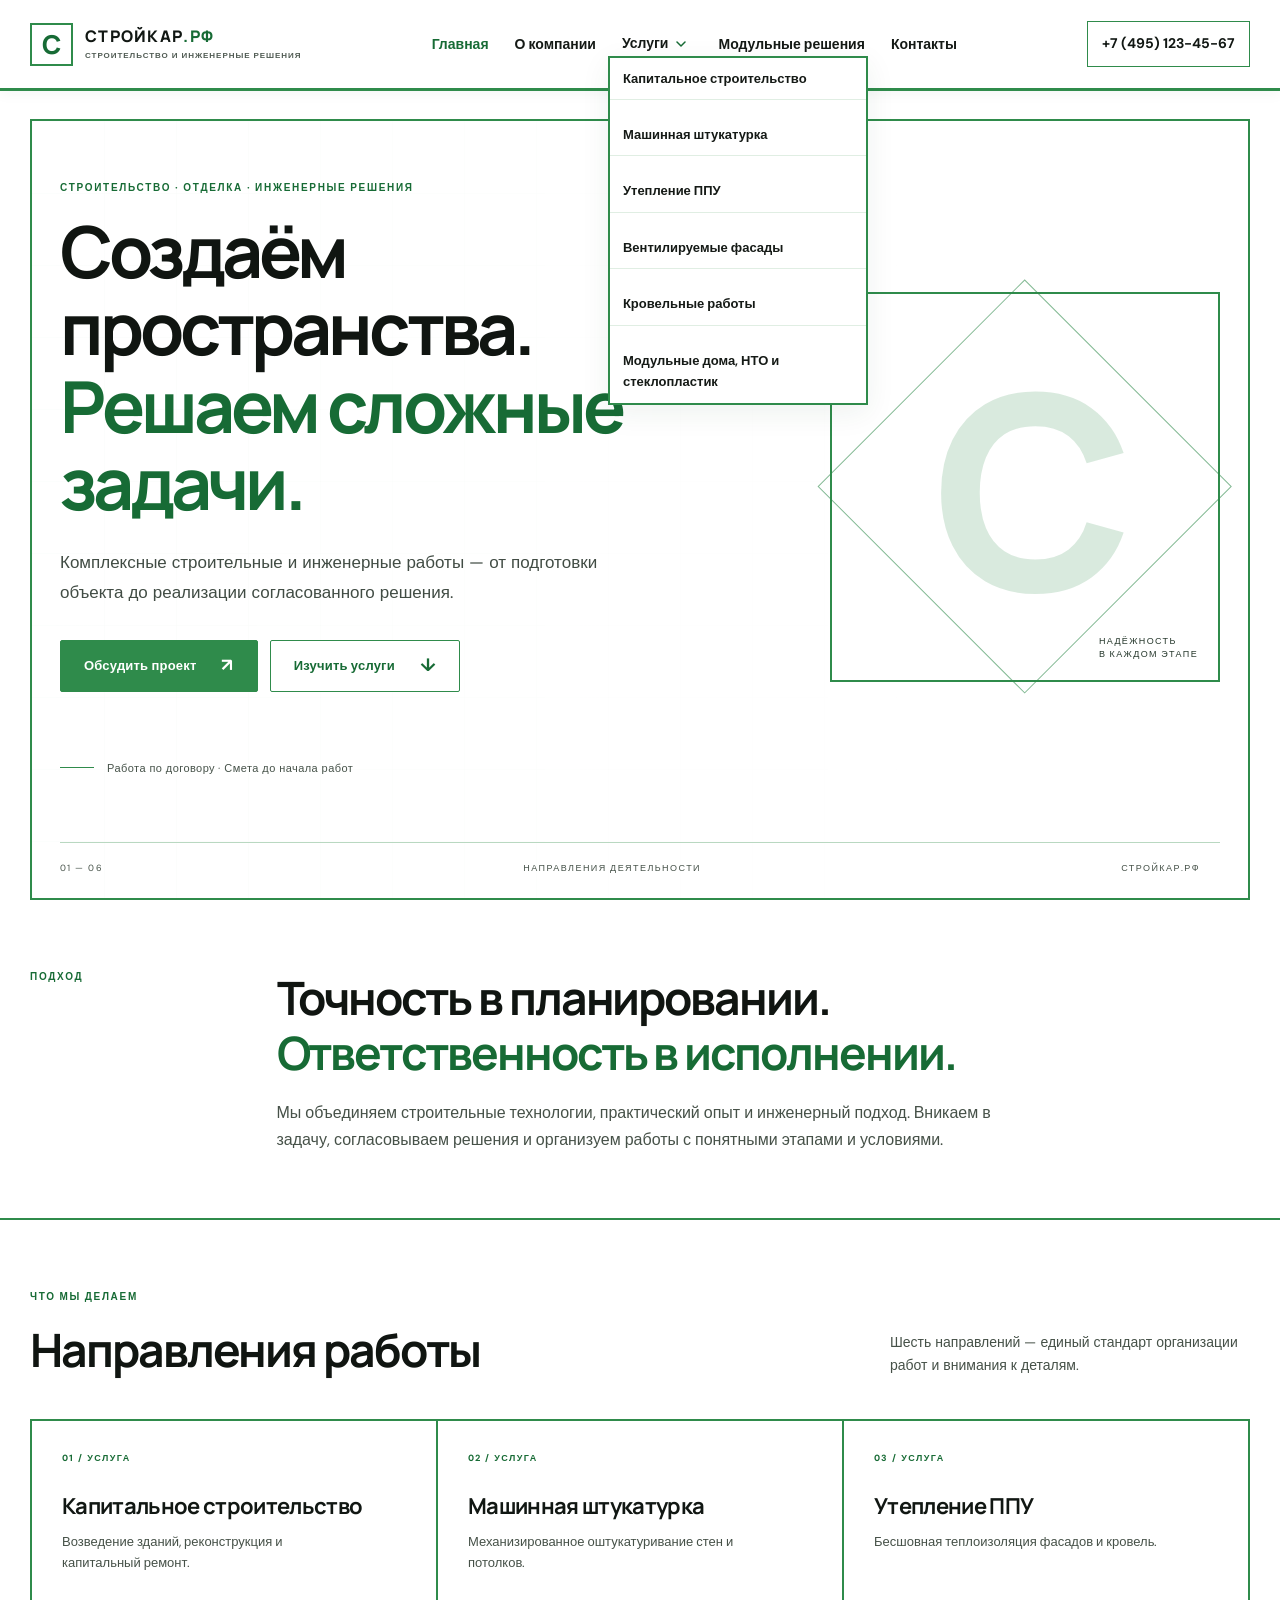
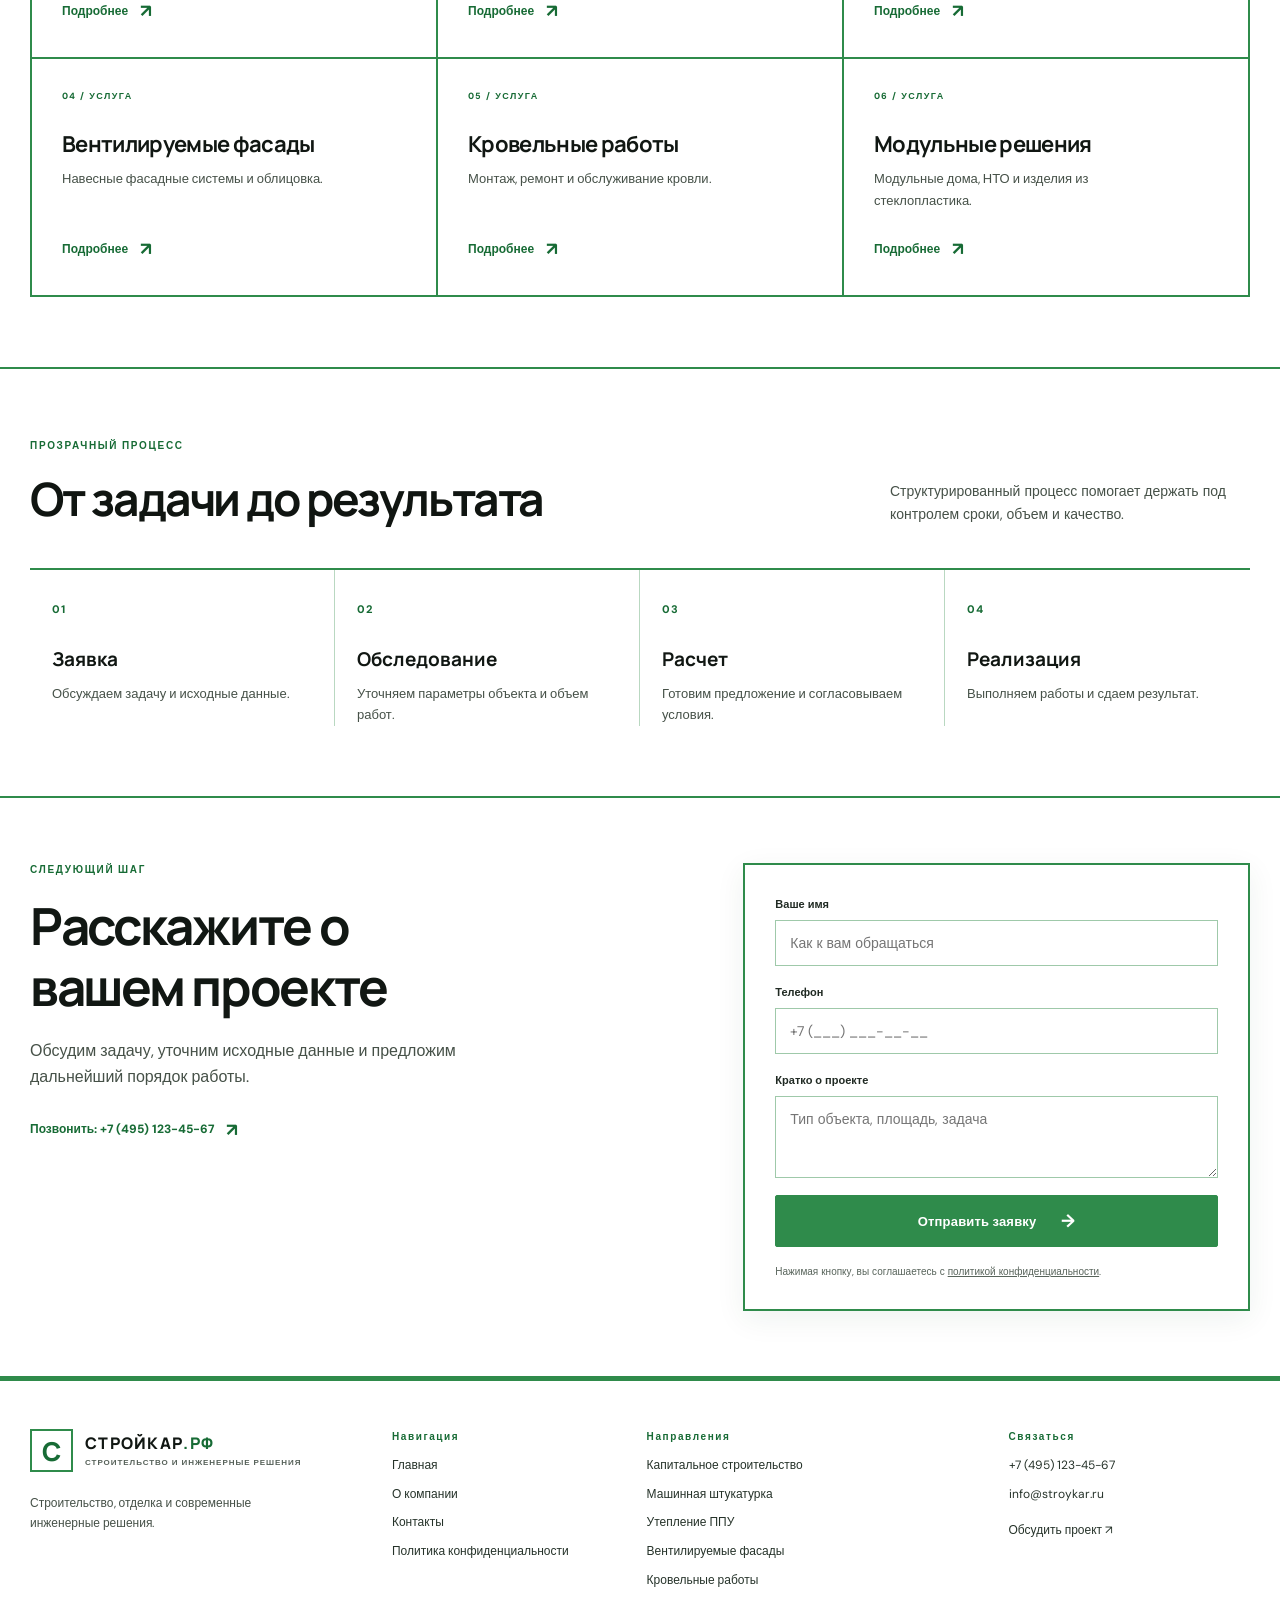
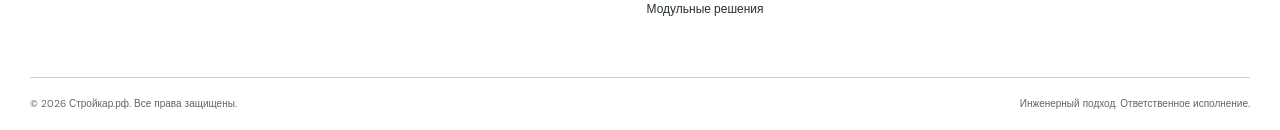
<file: index.html>
<!doctype html>
<html lang="ru" class="no-js">
<head>
<meta charset="utf-8">
<meta name="viewport" content="width=device-width, initial-scale=1">
<meta name="theme-color" content="#176b35">
<meta name="description" content="Стройкар — капитальное строительство, машинная штукатурка, утепление ППУ, фасады, кровля и модульные решения.">
<title>Строительство и инженерные решения — Стройкар.рф</title>
<link rel="canonical" href="https://stroykar.ru/index.html">
<link rel="icon" href="/favicon.ico" sizes="any">
<link rel="apple-touch-icon" href="/apple-touch-icon.png">
<meta property="og:type" content="website">
<meta property="og:title" content="Строительство и инженерные решения — Стройкар.рф">
<meta property="og:description" content="Комплексные строительные и инженерные работы — от подготовки объекта до реализации согласованного решения.">
<meta property="og:url" content="https://stroykar.ru/index.html">
<meta property="og:image" content="https://stroykar.ru/og/cover.jpg">
<meta property="og:locale" content="ru_RU">
<meta name="twitter:card" content="summary_large_image">
<link rel="preconnect" href="https://fonts.googleapis.com">
<link rel="preconnect" href="https://fonts.gstatic.com" crossorigin>
<link href="https://fonts.googleapis.com/css2?family=DM+Sans:wght@400;600;700&family=Manrope:wght@600;700;800&display=swap" rel="stylesheet">
<link rel="stylesheet" href="style.css">
<script>document.documentElement.classList.remove('no-js');</script>
<script type="application/ld+json">
{"@context":"https://schema.org","@type":"Organization","name":"Стройкар.рф","url":"https://stroykar.ru/","telephone":"+7-495-123-45-67","email":"info@stroykar.ru","address":{"@type":"PostalAddress","addressLocality":"Москва","streetAddress":"ул. Строителей, д. 15, офис 301","addressCountry":"RU"}}
</script>
</head>
<body>
<a class="skip-link" href="#main">Перейти к содержанию</a>

<header class="site-header">
  <div class="container header-inner">
    <a class="brand" href="index.html" aria-label="Стройкар — главная">
      <span class="brand-mark" aria-hidden="true">С</span>
      <span class="brand-name">СТРОЙКАР<span>.РФ</span><small>СТРОИТЕЛЬСТВО И ИНЖЕНЕРНЫЕ РЕШЕНИЯ</small></span>
    </a>
    <button class="menu-toggle" type="button" aria-expanded="false" aria-controls="primary-nav" aria-label="Открыть меню"><span></span><span></span></button>
    <nav id="primary-nav" class="primary-nav" aria-label="Основная навигация">
      <ul>
        <li><a href="index.html" aria-current="page" class="active">Главная</a></li>
        <li><a href="about.html">О компании</a></li>
        <li class="nav-dropdown">
          <a class="nav-dropdown-link" href="index.html#services">Услуги</a>
          <button type="button" class="nav-dropdown-toggle" aria-expanded="false" aria-controls="submenu-services" aria-label="Открыть подменю услуг">
            <svg class="toggle-arrow" width="10" height="6" viewBox="0 0 10 6" aria-hidden="true" focusable="false"><path d="M1 1l4 4 4-4" fill="none" stroke="currentColor" stroke-width="1.5" stroke-linecap="round" stroke-linejoin="round"/></svg>
          </button>
          <ul class="nav-submenu" id="submenu-services">
            <li><a href="capital.html">Капитальное строительство</a></li>
            <li><a href="plaster.html">Машинная штукатурка</a></li>
            <li><a href="ppu.html">Утепление ППУ</a></li>
            <li><a href="facades.html">Вентилируемые фасады</a></li>
            <li><a href="roofing.html">Кровельные работы</a></li>
            <li><a href="modular.html">Модульные дома, НТО и стеклопластик</a></li>
          </ul>
        </li>
        <li><a href="modular.html">Модульные решения</a></li>
        <li><a href="contacts.html">Контакты</a></li>
      </ul>
    </nav>
    <a class="header-phone" href="tel:+74951234567" aria-label="Позвонить: +7 (495) 123-45-67">
      <svg class="header-phone-icon" width="16" height="16" viewBox="0 0 24 24" aria-hidden="true" focusable="false"><path fill="currentColor" d="M6.62 10.79a15.05 15.05 0 0 0 6.59 6.59l2.2-2.2a1 1 0 0 1 1.02-.24c1.12.37 2.32.57 3.57.57a1 1 0 0 1 1 1V20a1 1 0 0 1-1 1C10.4 21 3 13.6 3 4a1 1 0 0 1 1-1h3.5a1 1 0 0 1 1 1c0 1.25.2 2.45.57 3.57a1 1 0 0 1-.25 1.02l-2.2 2.2Z"/></svg>
      <span class="header-phone-text">+7 (495) 123-45-67</span>
    </a>
  </div>
</header>

<main id="main">
  <section class="home-hero">
    <div class="hero-grid" aria-hidden="true"></div>
    <div class="container hero-inner">
      <div class="hero-copy">
        <span class="eyebrow">СТРОИТЕЛЬСТВО · ОТДЕЛКА · ИНЖЕНЕРНЫЕ РЕШЕНИЯ</span>
        <h1>Создаём пространства.<br><em>Решаем сложные задачи.</em></h1>
        <p>Комплексные строительные и инженерные работы — от подготовки объекта до реализации согласованного решения.</p>
        <div class="hero-actions">
          <a class="button button-primary" href="#request">Обсудить проект <span aria-hidden="true">↗</span></a>
          <a class="button button-ghost" href="#services">Изучить услуги <span aria-hidden="true">↓</span></a>
        </div>
        <div class="hero-note"><span class="note-line" aria-hidden="true"></span><span>Работа по договору · Смета до начала работ</span></div>
      </div>
      <div class="hero-aside" aria-hidden="true">
        <div class="hero-graphic">
          <div class="graphic-frame"></div>
          <div class="graphic-letter">С</div>
          <span class="graphic-caption">НАДЁЖНОСТЬ<br>В КАЖДОМ ЭТАПЕ</span>
        </div>
      </div>
    </div>
    <div class="hero-bottom container">
      <span>01 — 06</span><span>НАПРАВЛЕНИЯ ДЕЯТЕЛЬНОСТИ</span><span>СТРОЙКАР.РФ</span>
    </div>
  </section>

  <section class="intro-section">
    <div class="container intro-grid">
      <span class="eyebrow">ПОДХОД</span>
      <div>
        <h2>Точность в планировании.<br><span>Ответственность в исполнении.</span></h2>
        <p>Мы объединяем строительные технологии, практический опыт и инженерный подход. Вникаем в задачу, согласовываем решения и организуем работы с понятными этапами и условиями.</p>
      </div>
    </div>
  </section>

  <section class="services-section" id="services">
    <div class="container">
      <div class="section-heading">
        <div><span class="eyebrow">ЧТО МЫ ДЕЛАЕМ</span><h2>Направления работы</h2></div>
        <p>Шесть направлений — единый стандарт организации работ и внимания к деталям.</p>
      </div>
      <div class="services-grid">
        <article class="service-card"><span class="card-index">01 / УСЛУГА</span><h3>Капитальное строительство</h3><p>Возведение зданий, реконструкция и капитальный ремонт.</p><a class="card-link" href="capital.html">Подробнее <span aria-hidden="true">↗</span></a></article>
        <article class="service-card"><span class="card-index">02 / УСЛУГА</span><h3>Машинная штукатурка</h3><p>Механизированное оштукатуривание стен и потолков.</p><a class="card-link" href="plaster.html">Подробнее <span aria-hidden="true">↗</span></a></article>
        <article class="service-card"><span class="card-index">03 / УСЛУГА</span><h3>Утепление ППУ</h3><p>Бесшовная теплоизоляция фасадов и кровель.</p><a class="card-link" href="ppu.html">Подробнее <span aria-hidden="true">↗</span></a></article>
        <article class="service-card"><span class="card-index">04 / УСЛУГА</span><h3>Вентилируемые фасады</h3><p>Навесные фасадные системы и облицовка.</p><a class="card-link" href="facades.html">Подробнее <span aria-hidden="true">↗</span></a></article>
        <article class="service-card"><span class="card-index">05 / УСЛУГА</span><h3>Кровельные работы</h3><p>Монтаж, ремонт и обслуживание кровли.</p><a class="card-link" href="roofing.html">Подробнее <span aria-hidden="true">↗</span></a></article>
        <article class="service-card"><span class="card-index">06 / УСЛУГА</span><h3>Модульные решения</h3><p>Модульные дома, НТО и изделия из стеклопластика.</p><a class="card-link" href="modular.html">Подробнее <span aria-hidden="true">↗</span></a></article>
      </div>
    </div>
  </section>

  <section class="process-section">
    <div class="container">
      <div class="section-heading">
        <div><span class="eyebrow">ПРОЗРАЧНЫЙ ПРОЦЕСС</span><h2>От задачи до результата</h2></div>
        <p>Структурированный процесс помогает держать под контролем сроки, объем и качество.</p>
      </div>
      <div class="steps-grid">
        <article class="step"><span>01</span><h3>Заявка</h3><p>Обсуждаем задачу и исходные данные.</p></article>
        <article class="step"><span>02</span><h3>Обследование</h3><p>Уточняем параметры объекта и объем работ.</p></article>
        <article class="step"><span>03</span><h3>Расчет</h3><p>Готовим предложение и согласовываем условия.</p></article>
        <article class="step"><span>04</span><h3>Реализация</h3><p>Выполняем работы и сдаем результат.</p></article>
      </div>
    </div>
  </section>

  <section class="contact-band" id="request">
    <div class="container contact-band-inner">
      <div class="contact-copy">
        <span class="eyebrow">СЛЕДУЮЩИЙ ШАГ</span>
        <h2>Расскажите о вашем проекте</h2>
        <p>Обсудим задачу, уточним исходные данные и предложим дальнейший порядок работы.</p>
        <a class="text-link" href="tel:+74951234567">Позвонить: +7 (495) 123-45-67 <span aria-hidden="true">↗</span></a>
      </div>
      <form class="lead-form" action="#" method="post" novalidate>
        <label>Ваше имя<input type="text" name="name" placeholder="Как к вам обращаться" autocomplete="name" required minlength="2"></label>
        <label>Телефон<input type="tel" name="phone" placeholder="+7 (___) ___-__-__" autocomplete="tel" inputmode="tel" pattern="[\+]?[0-9\s\-\(\)]{10,20}" required></label>
        <label>Кратко о проекте<textarea name="message" rows="3" placeholder="Тип объекта, площадь, задача"></textarea></label>
        <div class="honeypot" aria-hidden="true"><label>Не заполняйте<input type="text" name="website" tabindex="-1" autocomplete="off"></label></div>
        <button class="button button-primary" type="submit">Отправить заявку <span aria-hidden="true">→</span></button>
        <p class="form-status" role="status" aria-live="polite"></p>
        <p class="form-note">Нажимая кнопку, вы соглашаетесь с <a href="privacy.html">политикой конфиденциальности</a>.</p>
      </form>
    </div>
  </section>
</main>

<footer class="site-footer">
  <div class="container footer-grid">
    <div class="footer-brand">
      <a class="brand brand-light" href="index.html" aria-label="Стройкар — главная">
        <span class="brand-mark" aria-hidden="true">С</span>
        <span class="brand-name">СТРОЙКАР<span>.РФ</span><small>СТРОИТЕЛЬСТВО И ИНЖЕНЕРНЫЕ РЕШЕНИЯ</small></span>
      </a>
      <p>Строительство, отделка и современные инженерные решения.</p>
    </div>
    <div class="footer-col">
      <h2>Навигация</h2>
      <a href="index.html">Главная</a><a href="about.html">О компании</a><a href="contacts.html">Контакты</a><a href="privacy.html">Политика конфиденциальности</a>
    </div>
    <div class="footer-col">
      <h2>Направления</h2>
      <a href="capital.html">Капитальное строительство</a><a href="plaster.html">Машинная штукатурка</a><a href="ppu.html">Утепление ППУ</a><a href="facades.html">Вентилируемые фасады</a><a href="roofing.html">Кровельные работы</a><a href="modular.html">Модульные решения</a>
    </div>
    <div class="footer-col">
      <h2>Связаться</h2>
      <a href="tel:+74951234567">+7 (495) 123-45-67</a>
      <a href="mailto:info@stroykar.ru">info@stroykar.ru</a>
      <a class="footer-cta" href="contacts.html">Обсудить проект <span aria-hidden="true">↗</span></a>
    </div>
  </div>
  <div class="container footer-bottom">
    <span>© 2026 Стройкар.рф. Все права защищены.</span>
    <span>Инженерный подход. Ответственное исполнение.</span>
  </div>
</footer>
<script src="script.js" defer></script>
</body>
</html>
</file>
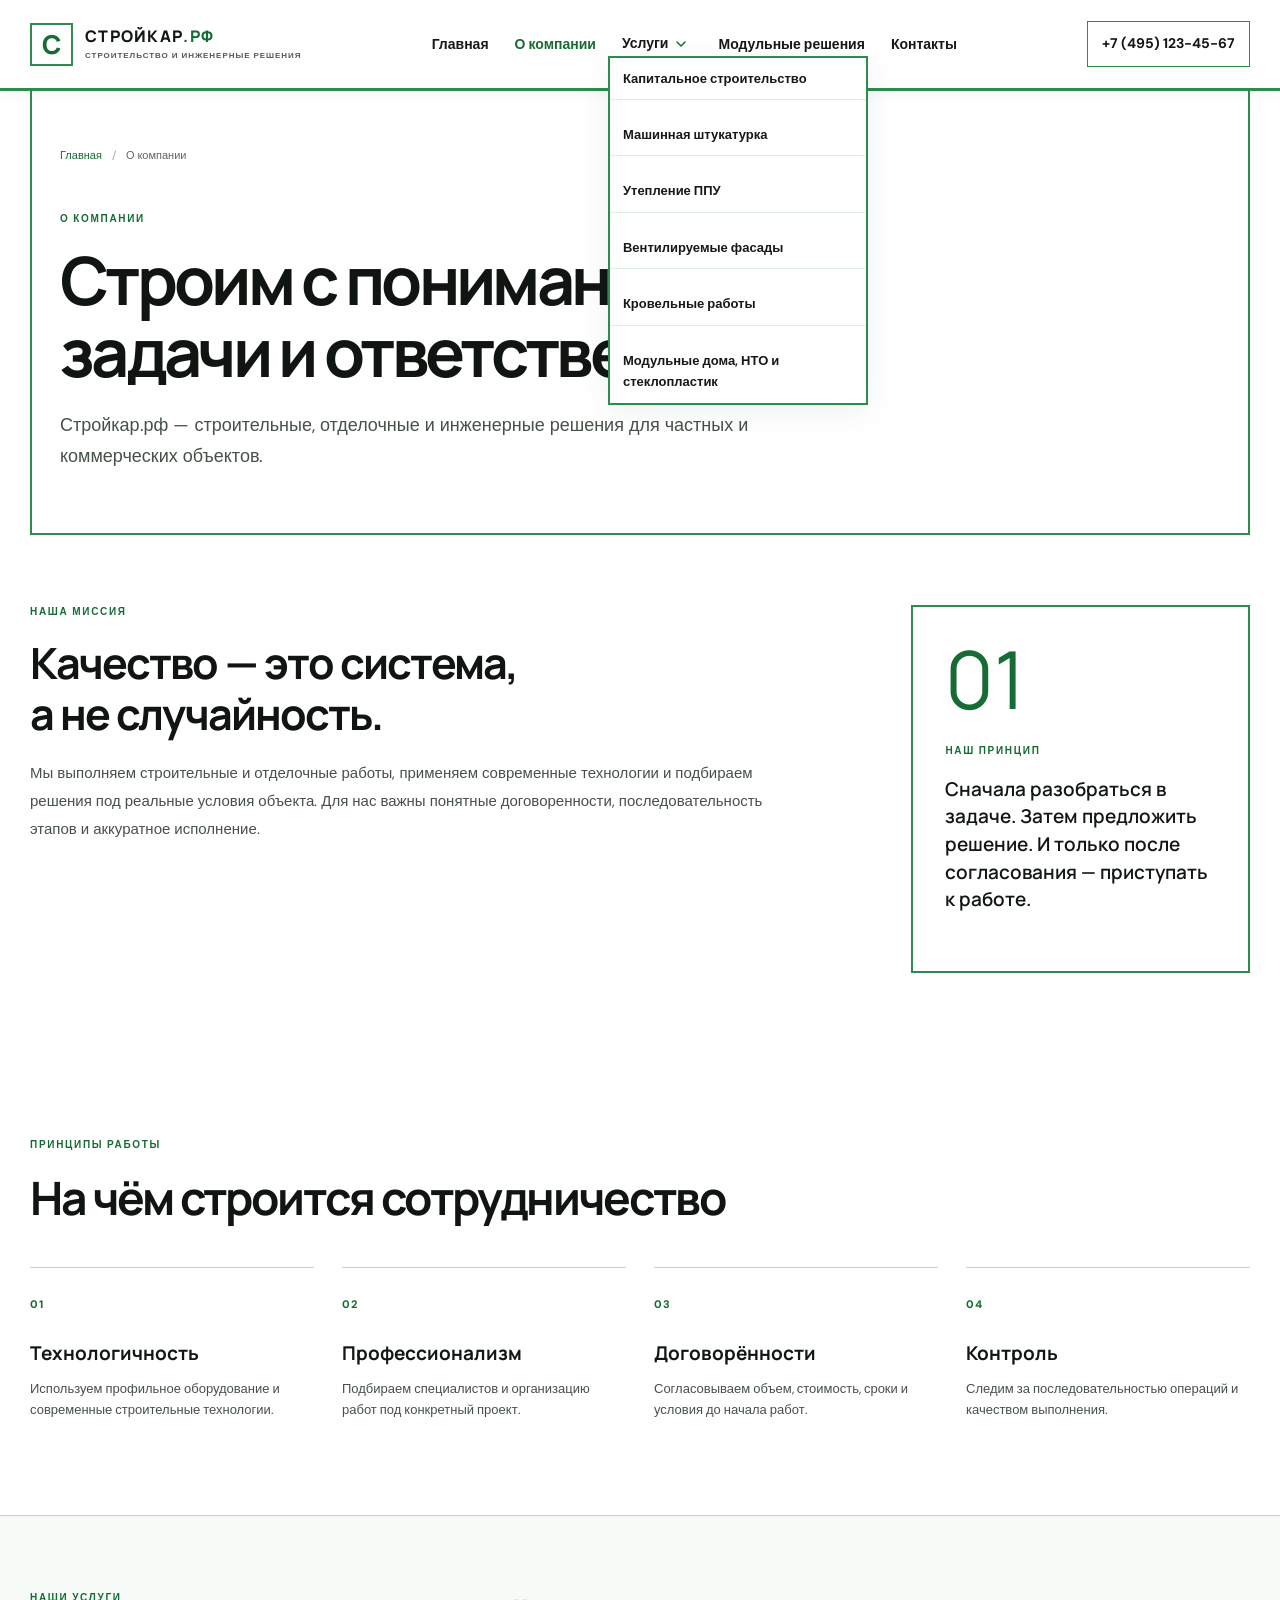
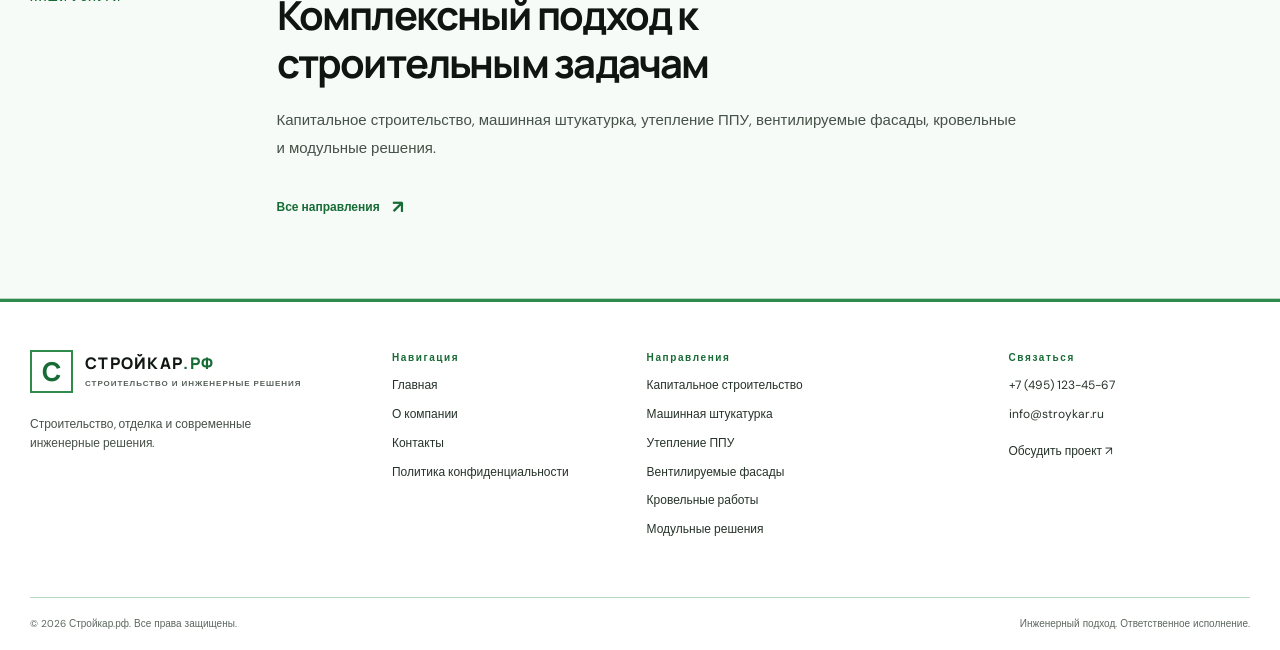
<file: about.html>
<!doctype html>
<html lang="ru" class="no-js">
<head>
<meta charset="utf-8">
<meta name="viewport" content="width=device-width, initial-scale=1">
<meta name="theme-color" content="#176b35">
<meta name="description" content="О компании Стройкар: строительные, отделочные и инженерные решения.">
<title>О компании — Стройкар.рф</title>
<link rel="canonical" href="https://stroykar.ru/about.html">
<link rel="icon" href="/favicon.ico" sizes="any">
<link rel="apple-touch-icon" href="/apple-touch-icon.png">
<meta property="og:type" content="website">
<meta property="og:title" content="О компании — Стройкар.рф">
<meta property="og:description" content="Стройкар.рф — строительные, отделочные и инженерные решения для частных и коммерческих объектов.">
<meta property="og:url" content="https://stroykar.ru/about.html">
<meta property="og:image" content="https://stroykar.ru/og/cover.jpg">
<meta property="og:locale" content="ru_RU">
<meta name="twitter:card" content="summary_large_image">
<link rel="preconnect" href="https://fonts.googleapis.com">
<link rel="preconnect" href="https://fonts.gstatic.com" crossorigin>
<link href="https://fonts.googleapis.com/css2?family=DM+Sans:wght@400;600;700&family=Manrope:wght@600;700;800&display=swap" rel="stylesheet">
<link rel="stylesheet" href="style.css">
<script>document.documentElement.classList.remove('no-js');</script>
<script type="application/ld+json">
{"@context":"https://schema.org","@type":"BreadcrumbList","itemListElement":[{"@type":"ListItem","position":1,"name":"Главная","item":"https://stroykar.ru/index.html"},{"@type":"ListItem","position":2,"name":"О компании","item":"https://stroykar.ru/about.html"}]}
</script>
</head>
<body>
<a class="skip-link" href="#main">Перейти к содержанию</a>

<!-- Тот же шапка + футер, что и в index.html (см. выше) -->
<!-- Заменён только блок <main> и добавлен aria-current="page" на «О компании» -->

<header class="site-header">
  <div class="container header-inner">
    <a class="brand" href="index.html" aria-label="Стройкар — главная"><span class="brand-mark" aria-hidden="true">С</span><span class="brand-name">СТРОЙКАР<span>.РФ</span><small>СТРОИТЕЛЬСТВО И ИНЖЕНЕРНЫЕ РЕШЕНИЯ</small></span></a>
    <button class="menu-toggle" type="button" aria-expanded="false" aria-controls="primary-nav" aria-label="Открыть меню"><span></span><span></span></button>
    <nav id="primary-nav" class="primary-nav" aria-label="Основная навигация">
      <ul>
        <li><a href="index.html">Главная</a></li>
        <li><a href="about.html" aria-current="page" class="active">О компании</a></li>
        <li class="nav-dropdown">
          <a class="nav-dropdown-link" href="index.html#services">Услуги</a>
          <button type="button" class="nav-dropdown-toggle" aria-expanded="false" aria-controls="submenu-services" aria-label="Открыть подменю услуг"><svg class="toggle-arrow" width="10" height="6" viewBox="0 0 10 6" aria-hidden="true"><path d="M1 1l4 4 4-4" fill="none" stroke="currentColor" stroke-width="1.5" stroke-linecap="round" stroke-linejoin="round"/></svg></button>
          <ul class="nav-submenu" id="submenu-services">
            <li><a href="capital.html">Капитальное строительство</a></li>
            <li><a href="plaster.html">Машинная штукатурка</a></li>
            <li><a href="ppu.html">Утепление ППУ</a></li>
            <li><a href="facades.html">Вентилируемые фасады</a></li>
            <li><a href="roofing.html">Кровельные работы</a></li>
            <li><a href="modular.html">Модульные дома, НТО и стеклопластик</a></li>
          </ul>
        </li>
        <li><a href="modular.html">Модульные решения</a></li>
        <li><a href="contacts.html">Контакты</a></li>
      </ul>
    </nav>
    <a class="header-phone" href="tel:+74951234567" aria-label="Позвонить: +7 (495) 123-45-67">
      <svg class="header-phone-icon" width="16" height="16" viewBox="0 0 24 24" aria-hidden="true"><path fill="currentColor" d="M6.62 10.79a15.05 15.05 0 0 0 6.59 6.59l2.2-2.2a1 1 0 0 1 1.02-.24c1.12.37 2.32.57 3.57.57a1 1 0 0 1 1 1V20a1 1 0 0 1-1 1C10.4 21 3 13.6 3 4a1 1 0 0 1 1-1h3.5a1 1 0 0 1 1 1c0 1.25.2 2.45.57 3.57a1 1 0 0 1-.25 1.02l-2.2 2.2Z"/></svg>
      <span class="header-phone-text">+7 (495) 123-45-67</span>
    </a>
  </div>
</header>

<main id="main">
  <section class="page-hero">
    <div class="container">
      <nav aria-label="Хлебные крошки">
        <ol class="breadcrumbs">
          <li><a href="index.html">Главная</a></li>
          <li aria-current="page">О компании</li>
        </ol>
      </nav>
      <span class="eyebrow">О КОМПАНИИ</span>
      <h1>Строим с пониманием<br>задачи и ответственности</h1>
      <p class="page-lead">Стройкар.рф — строительные, отделочные и инженерные решения для частных и коммерческих объектов.</p>
    </div>
  </section>

  <section class="detail-section">
    <div class="container detail-grid">
      <div class="detail-main">
        <span class="eyebrow">НАША МИССИЯ</span>
        <h2>Качество — это система, а не случайность.</h2>
        <p>Мы выполняем строительные и отделочные работы, применяем современные технологии и подбираем решения под реальные условия объекта. Для нас важны понятные договоренности, последовательность этапов и аккуратное исполнение.</p>
      </div>
      <aside class="detail-aside">
        <span class="aside-number" aria-hidden="true">01</span>
        <span class="eyebrow">НАШ ПРИНЦИП</span>
        <p>Сначала разобраться в задаче. Затем предложить решение. И только после согласования — приступать к работе.</p>
      </aside>
    </div>
  </section>

  <section class="values-section">
    <div class="container">
      <div class="section-heading">
        <div><span class="eyebrow">ПРИНЦИПЫ РАБОТЫ</span><h2>На чём строится сотрудничество</h2></div>
      </div>
      <div class="values-grid">
        <article><span>01</span><h3>Технологичность</h3><p>Используем профильное оборудование и современные строительные технологии.</p></article>
        <article><span>02</span><h3>Профессионализм</h3><p>Подбираем специалистов и организацию работ под конкретный проект.</p></article>
        <article><span>03</span><h3>Договорённости</h3><p>Согласовываем объем, стоимость, сроки и условия до начала работ.</p></article>
        <article><span>04</span><h3>Контроль</h3><p>Следим за последовательностью операций и качеством выполнения.</p></article>
      </div>
    </div>
  </section>

  <section class="secondary-section">
    <div class="container secondary-inner">
      <span class="eyebrow">НАШИ УСЛУГИ</span>
      <div>
        <h2>Комплексный подход к строительным задачам</h2>
        <p>Капитальное строительство, машинная штукатурка, утепление ППУ, вентилируемые фасады, кровельные и модульные решения.</p>
        <a class="text-link" href="index.html#services">Все направления <span aria-hidden="true">↗</span></a>
      </div>
    </div>
  </section>
</main>

<!-- Тот же футер, что в index.html -->
<footer class="site-footer">
  <div class="container footer-grid">
    <div class="footer-brand"><a class="brand brand-light" href="index.html" aria-label="Стройкар — главная"><span class="brand-mark" aria-hidden="true">С</span><span class="brand-name">СТРОЙКАР<span>.РФ</span><small>СТРОИТЕЛЬСТВО И ИНЖЕНЕРНЫЕ РЕШЕНИЯ</small></span></a><p>Строительство, отделка и современные инженерные решения.</p></div>
    <div class="footer-col"><h2>Навигация</h2><a href="index.html">Главная</a><a href="about.html">О компании</a><a href="contacts.html">Контакты</a><a href="privacy.html">Политика конфиденциальности</a></div>
    <div class="footer-col"><h2>Направления</h2><a href="capital.html">Капитальное строительство</a><a href="plaster.html">Машинная штукатурка</a><a href="ppu.html">Утепление ППУ</a><a href="facades.html">Вентилируемые фасады</a><a href="roofing.html">Кровельные работы</a><a href="modular.html">Модульные решения</a></div>
    <div class="footer-col"><h2>Связаться</h2><a href="tel:+74951234567">+7 (495) 123-45-67</a><a href="mailto:info@stroykar.ru">info@stroykar.ru</a><a class="footer-cta" href="contacts.html">Обсудить проект <span aria-hidden="true">↗</span></a></div>
  </div>
  <div class="container footer-bottom"><span>© 2026 Стройкар.рф. Все права защищены.</span><span>Инженерный подход. Ответственное исполнение.</span></div>
</footer>
<script src="script.js" defer></script>
</body>
</html>
</file>
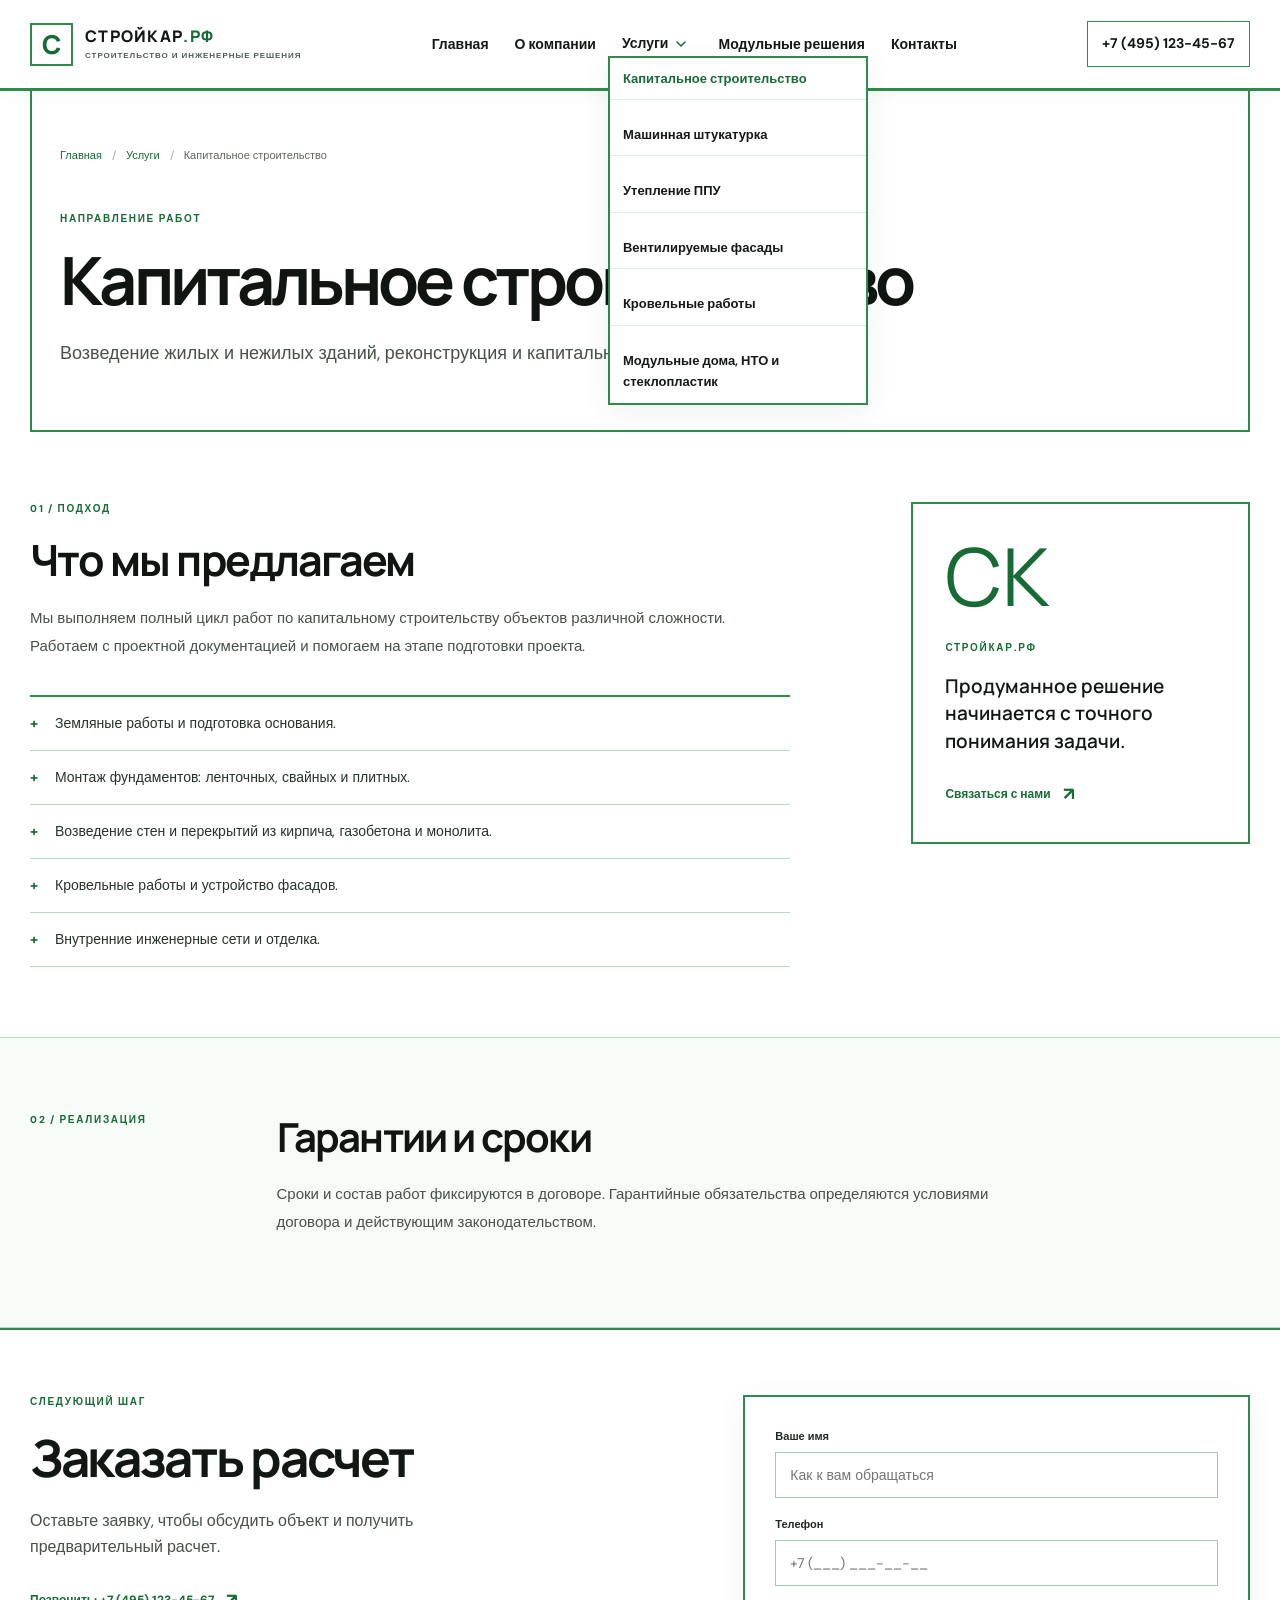
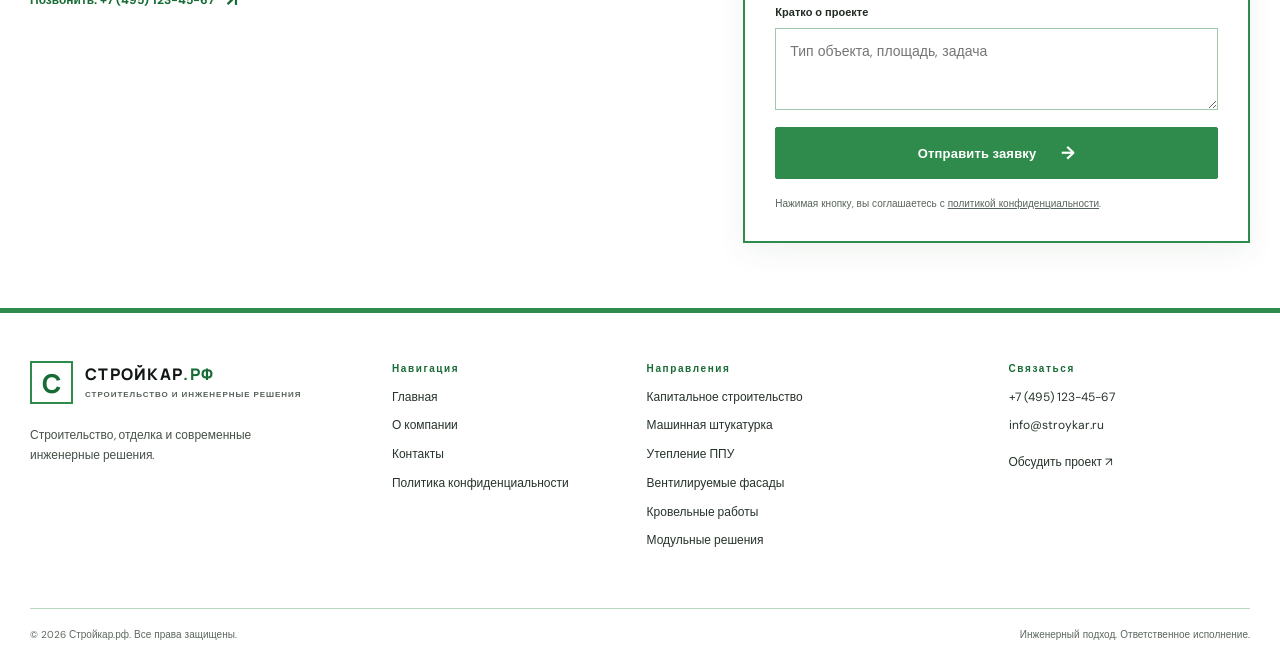
<file: capital.html>
<!doctype html>
<html lang="ru" class="no-js">
<head>
<meta charset="utf-8">
<meta name="viewport" content="width=device-width, initial-scale=1">
<meta name="theme-color" content="#176b35">
<meta name="description" content="Возведение жилых и нежилых зданий, реконструкция и капитальный ремонт.">
<title>Капитальное строительство — Стройкар.рф</title>
<link rel="canonical" href="https://stroykar.ru/capital.html">
<link rel="icon" href="/favicon.ico" sizes="any">
<link rel="apple-touch-icon" href="/apple-touch-icon.png">
<meta property="og:type" content="website">
<meta property="og:title" content="Капитальное строительство — Стройкар.рф">
<meta property="og:description" content="Возведение жилых и нежилых зданий, реконструкция и капитальный ремонт.">
<meta property="og:url" content="https://stroykar.ru/capital.html">
<meta property="og:image" content="https://stroykar.ru/og/cover.jpg">
<meta property="og:locale" content="ru_RU">
<meta name="twitter:card" content="summary_large_image">
<link rel="preconnect" href="https://fonts.googleapis.com">
<link rel="preconnect" href="https://fonts.gstatic.com" crossorigin>
<link href="https://fonts.googleapis.com/css2?family=DM+Sans:wght@400;600;700&family=Manrope:wght@600;700;800&display=swap" rel="stylesheet">
<link rel="stylesheet" href="style.css">
<script>document.documentElement.classList.remove('no-js');</script>
<script type="application/ld+json">
{"@context":"https://schema.org","@type":"BreadcrumbList","itemListElement":[{"@type":"ListItem","position":1,"name":"Главная","item":"https://stroykar.ru/index.html"},{"@type":"ListItem","position":2,"name":"Услуги","item":"https://stroykar.ru/index.html#services"},{"@type":"ListItem","position":3,"name":"Капитальное строительство","item":"https://stroykar.ru/capital.html"}]}
</script>
</head>
<body>
<a class="skip-link" href="#main">Перейти к содержанию</a>

<header class="site-header">
  <div class="container header-inner">
    <a class="brand" href="index.html" aria-label="Стройкар — главная"><span class="brand-mark" aria-hidden="true">С</span><span class="brand-name">СТРОЙКАР<span>.РФ</span><small>СТРОИТЕЛЬСТВО И ИНЖЕНЕРНЫЕ РЕШЕНИЯ</small></span></a>
    <button class="menu-toggle" type="button" aria-expanded="false" aria-controls="primary-nav" aria-label="Открыть меню"><span></span><span></span></button>
    <nav id="primary-nav" class="primary-nav" aria-label="Основная навигация">
      <ul>
        <li><a href="index.html">Главная</a></li>
        <li><a href="about.html">О компании</a></li>
        <li class="nav-dropdown">
          <a class="nav-dropdown-link" href="index.html#services">Услуги</a>
          <button type="button" class="nav-dropdown-toggle" aria-expanded="false" aria-controls="submenu-services" aria-label="Открыть подменю услуг"><svg class="toggle-arrow" width="10" height="6" viewBox="0 0 10 6" aria-hidden="true"><path d="M1 1l4 4 4-4" fill="none" stroke="currentColor" stroke-width="1.5" stroke-linecap="round" stroke-linejoin="round"/></svg></button>
          <ul class="nav-submenu" id="submenu-services">
            <li><a href="capital.html" aria-current="page">Капитальное строительство</a></li>
            <li><a href="plaster.html">Машинная штукатурка</a></li>
            <li><a href="ppu.html">Утепление ППУ</a></li>
            <li><a href="facades.html">Вентилируемые фасады</a></li>
            <li><a href="roofing.html">Кровельные работы</a></li>
            <li><a href="modular.html">Модульные дома, НТО и стеклопластик</a></li>
          </ul>
        </li>
        <li><a href="modular.html">Модульные решения</a></li>
        <li><a href="contacts.html">Контакты</a></li>
      </ul>
    </nav>
    <a class="header-phone" href="tel:+74951234567" aria-label="Позвонить: +7 (495) 123-45-67">
      <svg class="header-phone-icon" width="16" height="16" viewBox="0 0 24 24" aria-hidden="true"><path fill="currentColor" d="M6.62 10.79a15.05 15.05 0 0 0 6.59 6.59l2.2-2.2a1 1 0 0 1 1.02-.24c1.12.37 2.32.57 3.57.57a1 1 0 0 1 1 1V20a1 1 0 0 1-1 1C10.4 21 3 13.6 3 4a1 1 0 0 1 1-1h3.5a1 1 0 0 1 1 1c0 1.25.2 2.45.57 3.57a1 1 0 0 1-.25 1.02l-2.2 2.2Z"/></svg>
      <span class="header-phone-text">+7 (495) 123-45-67</span>
    </a>
  </div>
</header>

<main id="main">
  <section class="page-hero">
    <div class="container">
      <nav aria-label="Хлебные крошки">
        <ol class="breadcrumbs">
          <li><a href="index.html">Главная</a></li>
          <li><a href="index.html#services">Услуги</a></li>
          <li aria-current="page">Капитальное строительство</li>
        </ol>
      </nav>
      <span class="eyebrow">НАПРАВЛЕНИЕ РАБОТ</span>
      <h1>Капитальное строительство</h1>
      <p class="page-lead">Возведение жилых и нежилых зданий, реконструкция и капитальный ремонт.</p>
    </div>
  </section>

  <section class="detail-section">
    <div class="container detail-grid">
      <div class="detail-main">
        <span class="eyebrow">01 / ПОДХОД</span>
        <h2>Что мы предлагаем</h2>
        <p>Мы выполняем полный цикл работ по капитальному строительству объектов различной сложности. Работаем с проектной документацией и помогаем на этапе подготовки проекта.</p>
        <ul class="feature-list">
          <li><span class="list-mark" aria-hidden="true">+</span><span>Земляные работы и подготовка основания.</span></li>
          <li><span class="list-mark" aria-hidden="true">+</span><span>Монтаж фундаментов: ленточных, свайных и плитных.</span></li>
          <li><span class="list-mark" aria-hidden="true">+</span><span>Возведение стен и перекрытий из кирпича, газобетона и монолита.</span></li>
          <li><span class="list-mark" aria-hidden="true">+</span><span>Кровельные работы и устройство фасадов.</span></li>
          <li><span class="list-mark" aria-hidden="true">+</span><span>Внутренние инженерные сети и отделка.</span></li>
        </ul>
      </div>
      <aside class="detail-aside">
        <span class="aside-number" aria-hidden="true">СК</span>
        <span class="eyebrow">СТРОЙКАР.РФ</span>
        <p>Продуманное решение начинается с точного понимания задачи.</p>
        <a class="text-link" href="contacts.html">Связаться с нами <span aria-hidden="true">↗</span></a>
      </aside>
    </div>
  </section>

  <section class="secondary-section">
    <div class="container secondary-inner">
      <span class="eyebrow">02 / РЕАЛИЗАЦИЯ</span>
      <div>
        <h2>Гарантии и сроки</h2>
        <p>Сроки и состав работ фиксируются в договоре. Гарантийные обязательства определяются условиями договора и действующим законодательством.</p>
      </div>
    </div>
  </section>

  <section class="contact-band" id="request">
    <div class="container contact-band-inner">
      <div class="contact-copy">
        <span class="eyebrow">СЛЕДУЮЩИЙ ШАГ</span>
        <h2>Заказать расчет</h2>
        <p>Оставьте заявку, чтобы обсудить объект и получить предварительный расчет.</p>
        <a class="text-link" href="tel:+74951234567">Позвонить: +7 (495) 123-45-67 <span aria-hidden="true">↗</span></a>
      </div>
      <form class="lead-form" action="#" method="post" novalidate>
        <label>Ваше имя<input type="text" name="name" placeholder="Как к вам обращаться" autocomplete="name" required minlength="2"></label>
        <label>Телефон<input type="tel" name="phone" placeholder="+7 (___) ___-__-__" autocomplete="tel" inputmode="tel" pattern="[\+]?[0-9\s\-\(\)]{10,20}" required></label>
        <label>Кратко о проекте<textarea name="message" rows="3" placeholder="Тип объекта, площадь, задача"></textarea></label>
        <div class="honeypot" aria-hidden="true"><label>Не заполняйте<input type="text" name="website" tabindex="-1" autocomplete="off"></label></div>
        <button class="button button-primary" type="submit">Отправить заявку <span aria-hidden="true">→</span></button>
        <p class="form-status" role="status" aria-live="polite"></p>
        <p class="form-note">Нажимая кнопку, вы соглашаетесь с <a href="privacy.html">политикой конфиденциальности</a>.</p>
      </form>
    </div>
  </section>
</main>

<!-- Тот же футер, что и в index.html -->
<footer class="site-footer">
  <div class="container footer-grid">
    <div class="footer-brand"><a class="brand brand-light" href="index.html" aria-label="Стройкар — главная"><span class="brand-mark" aria-hidden="true">С</span><span class="brand-name">СТРОЙКАР<span>.РФ</span><small>СТРОИТЕЛЬСТВО И ИНЖЕНЕРНЫЕ РЕШЕНИЯ</small></span></a><p>Строительство, отделка и современные инженерные решения.</p></div>
    <div class="footer-col"><h2>Навигация</h2><a href="index.html">Главная</a><a href="about.html">О компании</a><a href="contacts.html">Контакты</a><a href="privacy.html">Политика конфиденциальности</a></div>
    <div class="footer-col"><h2>Направления</h2><a href="capital.html">Капитальное строительство</a><a href="plaster.html">Машинная штукатурка</a><a href="ppu.html">Утепление ППУ</a><a href="facades.html">Вентилируемые фасады</a><a href="roofing.html">Кровельные работы</a><a href="modular.html">Модульные решения</a></div>
    <div class="footer-col"><h2>Связаться</h2><a href="tel:+74951234567">+7 (495) 123-45-67</a><a href="mailto:info@stroykar.ru">info@stroykar.ru</a><a class="footer-cta" href="contacts.html">Обсудить проект <span aria-hidden="true">↗</span></a></div>
  </div>
  <div class="container footer-bottom"><span>© 2026 Стройкар.рф. Все права защищены.</span><span>Инженерный подход. Ответственное исполнение.</span></div>
</footer>
<script src="script.js" defer></script>
</body>
</html>
</file>
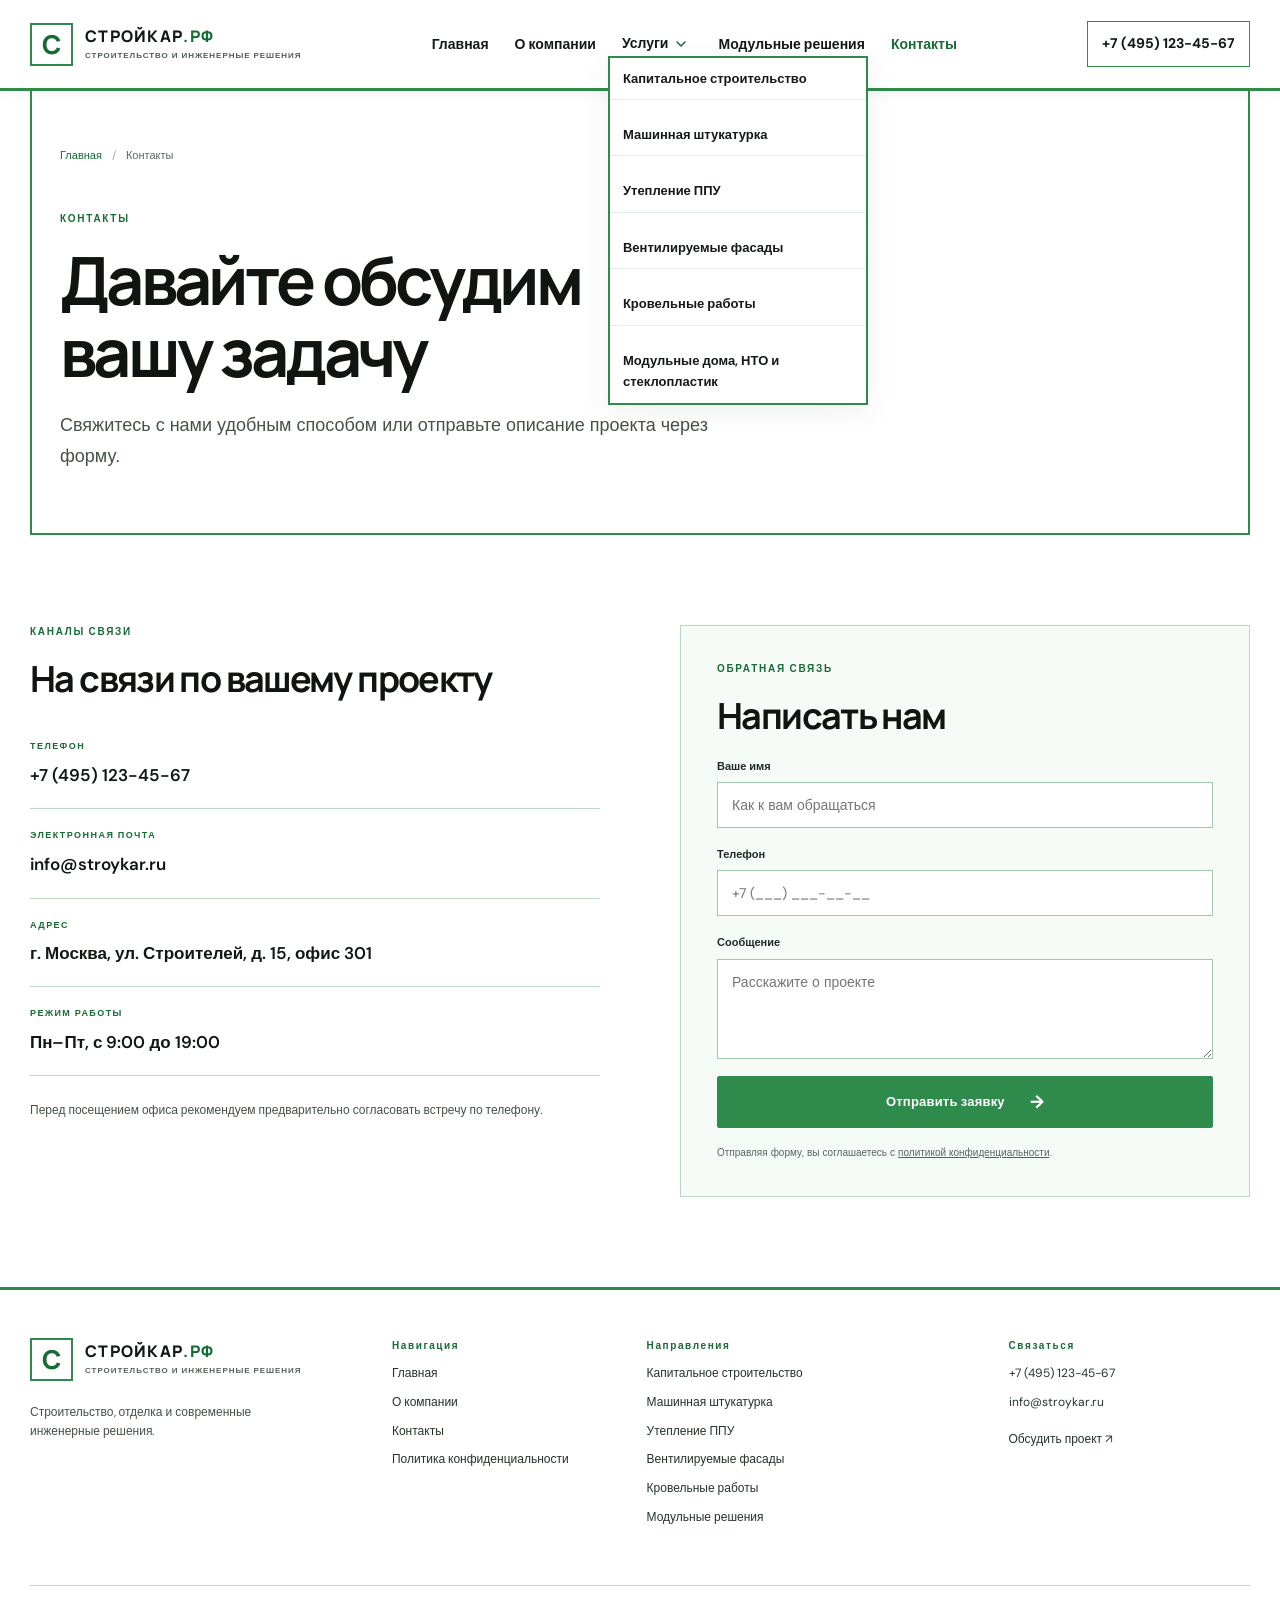
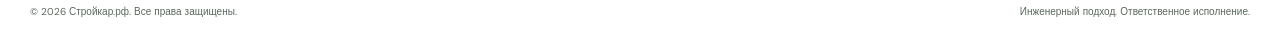
<file: contacts.html>
<!doctype html>
<html lang="ru" class="no-js">
<head>
<meta charset="utf-8">
<meta name="viewport" content="width=device-width, initial-scale=1">
<meta name="theme-color" content="#176b35">
<meta name="description" content="Контакты Стройкар: телефон, электронная почта и форма обратной связи.">
<title>Контакты — Стройкар.рф</title>
<link rel="canonical" href="https://stroykar.ru/contacts.html">
<link rel="icon" href="/favicon.ico" sizes="any">
<link rel="apple-touch-icon" href="/apple-touch-icon.png">
<meta property="og:type" content="website">
<meta property="og:title" content="Контакты — Стройкар.рф">
<meta property="og:description" content="Свяжитесь с нами удобным способом или отправьте описание проекта через форму.">
<meta property="og:url" content="https://stroykar.ru/contacts.html">
<meta property="og:image" content="https://stroykar.ru/og/cover.jpg">
<meta property="og:locale" content="ru_RU">
<meta name="twitter:card" content="summary_large_image">
<link rel="preconnect" href="https://fonts.googleapis.com">
<link rel="preconnect" href="https://fonts.gstatic.com" crossorigin>
<link href="https://fonts.googleapis.com/css2?family=DM+Sans:wght@400;600;700&family=Manrope:wght@600;700;800&display=swap" rel="stylesheet">
<link rel="stylesheet" href="style.css">
<script>document.documentElement.classList.remove('no-js');</script>
<script type="application/ld+json">
{"@context":"https://schema.org","@type":"BreadcrumbList","itemListElement":[{"@type":"ListItem","position":1,"name":"Главная","item":"https://stroykar.ru/index.html"},{"@type":"ListItem","position":2,"name":"Контакты","item":"https://stroykar.ru/contacts.html"}]}
</script>
</head>
<body>
<a class="skip-link" href="#main">Перейти к содержанию</a>

<header class="site-header">
  <div class="container header-inner">
    <a class="brand" href="index.html" aria-label="Стройкар — главная"><span class="brand-mark" aria-hidden="true">С</span><span class="brand-name">СТРОЙКАР<span>.РФ</span><small>СТРОИТЕЛЬСТВО И ИНЖЕНЕРНЫЕ РЕШЕНИЯ</small></span></a>
    <button class="menu-toggle" type="button" aria-expanded="false" aria-controls="primary-nav" aria-label="Открыть меню"><span></span><span></span></button>
    <nav id="primary-nav" class="primary-nav" aria-label="Основная навигация">
      <ul>
        <li><a href="index.html">Главная</a></li>
        <li><a href="about.html">О компании</a></li>
        <li class="nav-dropdown">
          <a class="nav-dropdown-link" href="index.html#services">Услуги</a>
          <button type="button" class="nav-dropdown-toggle" aria-expanded="false" aria-controls="submenu-services" aria-label="Открыть подменю услуг"><svg class="toggle-arrow" width="10" height="6" viewBox="0 0 10 6" aria-hidden="true"><path d="M1 1l4 4 4-4" fill="none" stroke="currentColor" stroke-width="1.5" stroke-linecap="round" stroke-linejoin="round"/></svg></button>
          <ul class="nav-submenu" id="submenu-services">
            <li><a href="capital.html">Капитальное строительство</a></li>
            <li><a href="plaster.html">Машинная штукатурка</a></li>
            <li><a href="ppu.html">Утепление ППУ</a></li>
            <li><a href="facades.html">Вентилируемые фасады</a></li>
            <li><a href="roofing.html">Кровельные работы</a></li>
            <li><a href="modular.html">Модульные дома, НТО и стеклопластик</a></li>
          </ul>
        </li>
        <li><a href="modular.html">Модульные решения</a></li>
        <li><a href="contacts.html" aria-current="page" class="active">Контакты</a></li>
      </ul>
    </nav>
    <a class="header-phone" href="tel:+74951234567" aria-label="Позвонить: +7 (495) 123-45-67">
      <svg class="header-phone-icon" width="16" height="16" viewBox="0 0 24 24" aria-hidden="true"><path fill="currentColor" d="M6.62 10.79a15.05 15.05 0 0 0 6.59 6.59l2.2-2.2a1 1 0 0 1 1.02-.24c1.12.37 2.32.57 3.57.57a1 1 0 0 1 1 1V20a1 1 0 0 1-1 1C10.4 21 3 13.6 3 4a1 1 0 0 1 1-1h3.5a1 1 0 0 1 1 1c0 1.25.2 2.45.57 3.57a1 1 0 0 1-.25 1.02l-2.2 2.2Z"/></svg>
      <span class="header-phone-text">+7 (495) 123-45-67</span>
    </a>
  </div>
</header>

<main id="main">
  <section class="page-hero">
    <div class="container">
      <nav aria-label="Хлебные крошки">
        <ol class="breadcrumbs">
          <li><a href="index.html">Главная</a></li>
          <li aria-current="page">Контакты</li>
        </ol>
      </nav>
      <span class="eyebrow">КОНТАКТЫ</span>
      <h1>Давайте обсудим<br>вашу задачу</h1>
      <p class="page-lead">Свяжитесь с нами удобным способом или отправьте описание проекта через форму.</p>
    </div>
  </section>

  <section class="contacts-section">
    <div class="container contact-grid">
      <div class="contact-details">
        <span class="eyebrow">КАНАЛЫ СВЯЗИ</span>
        <h2>На связи по вашему проекту</h2>
        <div class="contact-item"><span>ТЕЛЕФОН</span><a href="tel:+74951234567">+7 (495) 123-45-67</a></div>
        <div class="contact-item"><span>ЭЛЕКТРОННАЯ ПОЧТА</span><a href="mailto:info@stroykar.ru">info@stroykar.ru</a></div>
        <div class="contact-item"><span>АДРЕС</span><p>г. Москва, ул. Строителей, д. 15, офис 301</p></div>
        <div class="contact-item"><span>РЕЖИМ РАБОТЫ</span><p>Пн–Пт, с 9:00 до 19:00</p></div>
        <p class="contact-disclaimer">Перед посещением офиса рекомендуем предварительно согласовать встречу по телефону.</p>
      </div>
      <div class="contact-form-wrap">
        <span class="eyebrow">ОБРАТНАЯ СВЯЗЬ</span>
        <h2>Написать нам</h2>
        <form class="lead-form lead-form-light" action="#" method="post" novalidate>
          <label>Ваше имя<input type="text" name="name" placeholder="Как к вам обращаться" autocomplete="name" required minlength="2"></label>
          <label>Телефон<input type="tel" name="phone" placeholder="+7 (___) ___-__-__" autocomplete="tel" inputmode="tel" pattern="[\+]?[0-9\s\-\(\)]{10,20}" required></label>
          <label>Сообщение<textarea name="message" rows="4" placeholder="Расскажите о проекте"></textarea></label>
          <div class="honeypot" aria-hidden="true"><label>Не заполняйте<input type="text" name="website" tabindex="-1" autocomplete="off"></label></div>
          <button class="button button-primary" type="submit">Отправить заявку <span aria-hidden="true">→</span></button>
          <p class="form-status" role="status" aria-live="polite"></p>
          <p class="form-note">Отправляя форму, вы соглашаетесь с <a href="privacy.html">политикой конфиденциальности</a>.</p>
        </form>
      </div>
    </div>
  </section>
</main>

<footer class="site-footer">
  <div class="container footer-grid">
    <div class="footer-brand"><a class="brand brand-light" href="index.html" aria-label="Стройкар — главная"><span class="brand-mark" aria-hidden="true">С</span><span class="brand-name">СТРОЙКАР<span>.РФ</span><small>СТРОИТЕЛЬСТВО И ИНЖЕНЕРНЫЕ РЕШЕНИЯ</small></span></a><p>Строительство, отделка и современные инженерные решения.</p></div>
    <div class="footer-col"><h2>Навигация</h2><a href="index.html">Главная</a><a href="about.html">О компании</a><a href="contacts.html">Контакты</a><a href="privacy.html">Политика конфиденциальности</a></div>
    <div class="footer-col"><h2>Направления</h2><a href="capital.html">Капитальное строительство</a><a href="plaster.html">Машинная штукатурка</a><a href="ppu.html">Утепление ППУ</a><a href="facades.html">Вентилируемые фасады</a><a href="roofing.html">Кровельные работы</a><a href="modular.html">Модульные решения</a></div>
    <div class="footer-col"><h2>Связаться</h2><a href="tel:+74951234567">+7 (495) 123-45-67</a><a href="mailto:info@stroykar.ru">info@stroykar.ru</a><a class="footer-cta" href="contacts.html">Обсудить проект <span aria-hidden="true">↗</span></a></div>
  </div>
  <div class="container footer-bottom"><span>© 2026 Стройкар.рф. Все права защищены.</span><span>Инженерный подход. Ответственное исполнение.</span></div>
</footer>
<script src="script.js" defer></script>
</body>
</html>
</file>
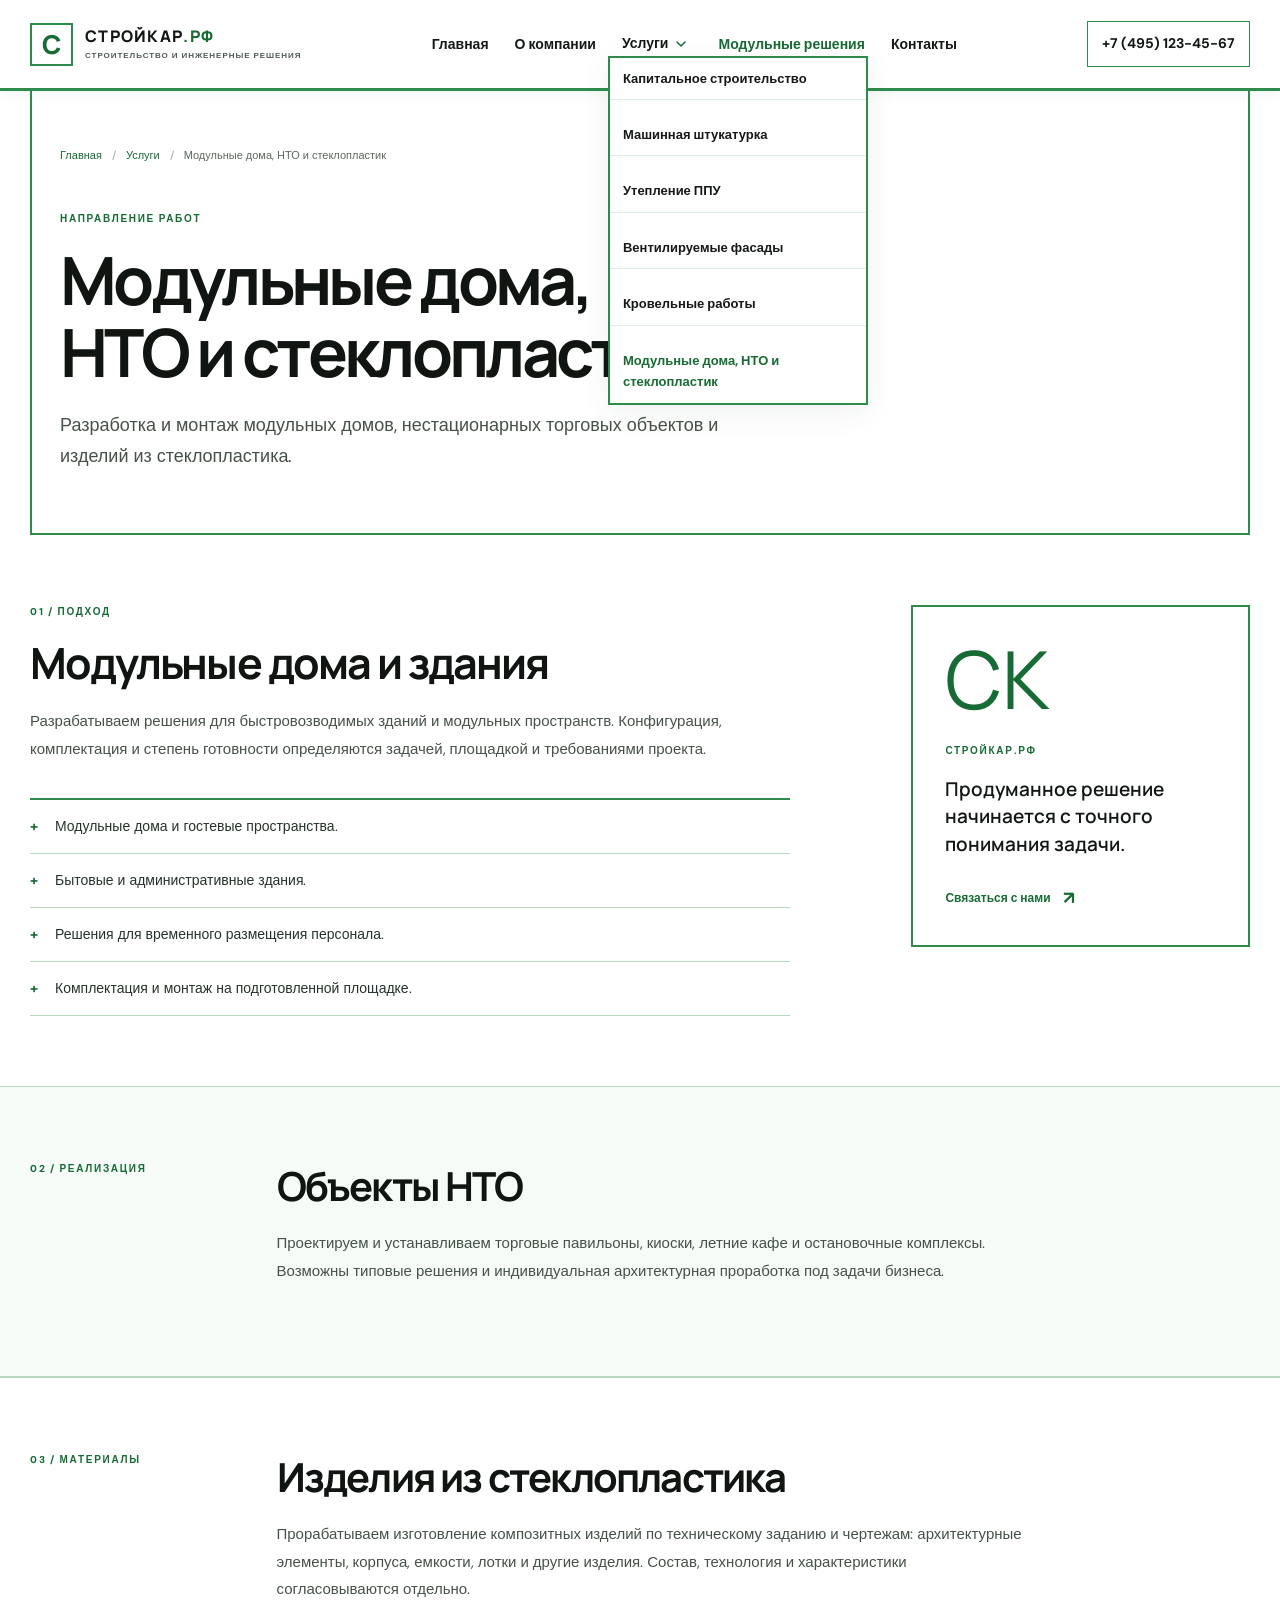
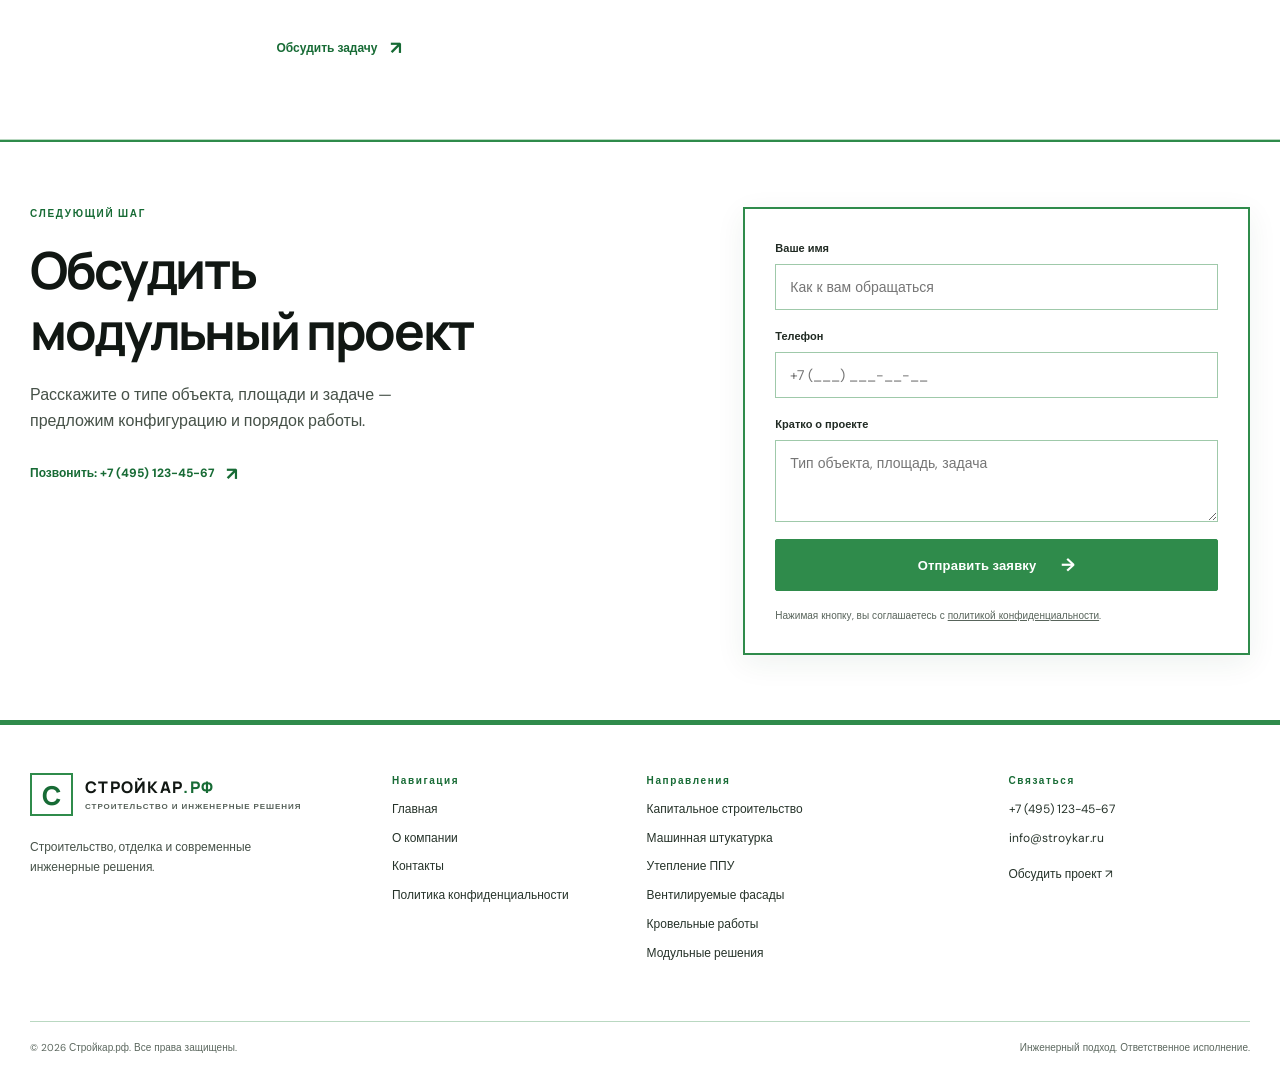
<file: modular.html>
<!doctype html>
<html lang="ru" class="no-js">
<head>
<meta charset="utf-8">
<meta name="viewport" content="width=device-width, initial-scale=1">
<meta name="theme-color" content="#176b35">
<meta name="description" content="Разработка и монтаж модульных домов, нестационарных торговых объектов и изделий из стеклопластика.">
<title>Модульные дома, НТО и стеклопластик — Стройкар.рф</title>
<link rel="canonical" href="https://stroykar.ru/modular.html">
<link rel="icon" href="/favicon.ico" sizes="any">
<link rel="apple-touch-icon" href="/apple-touch-icon.png">
<meta property="og:type" content="website">
<meta property="og:title" content="Модульные дома, НТО и стеклопластик — Стройкар.рф">
<meta property="og:description" content="Разработка и монтаж модульных домов, нестационарных торговых объектов и изделий из стеклопластика.">
<meta property="og:url" content="https://stroykar.ru/modular.html">
<meta property="og:image" content="https://stroykar.ru/og/cover.jpg">
<meta property="og:locale" content="ru_RU">
<meta name="twitter:card" content="summary_large_image">
<link rel="preconnect" href="https://fonts.googleapis.com">
<link rel="preconnect" href="https://fonts.gstatic.com" crossorigin>
<link href="https://fonts.googleapis.com/css2?family=DM+Sans:wght@400;600;700&family=Manrope:wght@600;700;800&display=swap" rel="stylesheet">
<link rel="stylesheet" href="style.css">
<script>document.documentElement.classList.remove('no-js');</script>
<script type="application/ld+json">
{"@context":"https://schema.org","@type":"BreadcrumbList","itemListElement":[{"@type":"ListItem","position":1,"name":"Главная","item":"https://stroykar.ru/index.html"},{"@type":"ListItem","position":2,"name":"Услуги","item":"https://stroykar.ru/index.html#services"},{"@type":"ListItem","position":3,"name":"Модульные решения","item":"https://stroykar.ru/modular.html"}]}
</script>
</head>
<body>
<a class="skip-link" href="#main">Перейти к содержанию</a>

<!-- Шапка: та же, aria-current="page" на пункте «Модульные решения» -->
<header class="site-header">
  <div class="container header-inner">
    <a class="brand" href="index.html" aria-label="Стройкар — главная"><span class="brand-mark" aria-hidden="true">С</span><span class="brand-name">СТРОЙКАР<span>.РФ</span><small>СТРОИТЕЛЬСТВО И ИНЖЕНЕРНЫЕ РЕШЕНИЯ</small></span></a>
    <button class="menu-toggle" type="button" aria-expanded="false" aria-controls="primary-nav" aria-label="Открыть меню"><span></span><span></span></button>
    <nav id="primary-nav" class="primary-nav" aria-label="Основная навигация">
      <ul>
        <li><a href="index.html">Главная</a></li>
        <li><a href="about.html">О компании</a></li>
        <li class="nav-dropdown">
          <a class="nav-dropdown-link" href="index.html#services">Услуги</a>
          <button type="button" class="nav-dropdown-toggle" aria-expanded="false" aria-controls="submenu-services" aria-label="Открыть подменю услуг"><svg class="toggle-arrow" width="10" height="6" viewBox="0 0 10 6" aria-hidden="true"><path d="M1 1l4 4 4-4" fill="none" stroke="currentColor" stroke-width="1.5" stroke-linecap="round" stroke-linejoin="round"/></svg></button>
          <ul class="nav-submenu" id="submenu-services">
            <li><a href="capital.html">Капитальное строительство</a></li>
            <li><a href="plaster.html">Машинная штукатурка</a></li>
            <li><a href="ppu.html">Утепление ППУ</a></li>
            <li><a href="facades.html">Вентилируемые фасады</a></li>
            <li><a href="roofing.html">Кровельные работы</a></li>
            <li><a href="modular.html" aria-current="page">Модульные дома, НТО и стеклопластик</a></li>
          </ul>
        </li>
        <li><a href="modular.html" aria-current="page" class="active">Модульные решения</a></li>
        <li><a href="contacts.html">Контакты</a></li>
      </ul>
    </nav>
    <a class="header-phone" href="tel:+74951234567" aria-label="Позвонить: +7 (495) 123-45-67">
      <svg class="header-phone-icon" width="16" height="16" viewBox="0 0 24 24" aria-hidden="true"><path fill="currentColor" d="M6.62 10.79a15.05 15.05 0 0 0 6.59 6.59l2.2-2.2a1 1 0 0 1 1.02-.24c1.12.37 2.32.57 3.57.57a1 1 0 0 1 1 1V20a1 1 0 0 1-1 1C10.4 21 3 13.6 3 4a1 1 0 0 1 1-1h3.5a1 1 0 0 1 1 1c0 1.25.2 2.45.57 3.57a1 1 0 0 1-.25 1.02l-2.2 2.2Z"/></svg>
      <span class="header-phone-text">+7 (495) 123-45-67</span>
    </a>
  </div>
</header>

<main id="main">
  <section class="page-hero">
    <div class="container">
      <nav aria-label="Хлебные крошки">
        <ol class="breadcrumbs">
          <li><a href="index.html">Главная</a></li>
          <li><a href="index.html#services">Услуги</a></li>
          <li aria-current="page">Модульные дома, НТО и стеклопластик</li>
        </ol>
      </nav>
      <span class="eyebrow">НАПРАВЛЕНИЕ РАБОТ</span>
      <h1>Модульные дома, НТО и стеклопластик</h1>
      <p class="page-lead">Разработка и монтаж модульных домов, нестационарных торговых объектов и изделий из стеклопластика.</p>
    </div>
  </section>

  <section class="detail-section">
    <div class="container detail-grid">
      <div class="detail-main">
        <span class="eyebrow">01 / ПОДХОД</span>
        <h2>Модульные дома и здания</h2>
        <p>Разрабатываем решения для быстровозводимых зданий и модульных пространств. Конфигурация, комплектация и степень готовности определяются задачей, площадкой и требованиями проекта.</p>
        <ul class="feature-list">
          <li><span class="list-mark" aria-hidden="true">+</span><span>Модульные дома и гостевые пространства.</span></li>
          <li><span class="list-mark" aria-hidden="true">+</span><span>Бытовые и административные здания.</span></li>
          <li><span class="list-mark" aria-hidden="true">+</span><span>Решения для временного размещения персонала.</span></li>
          <li><span class="list-mark" aria-hidden="true">+</span><span>Комплектация и монтаж на подготовленной площадке.</span></li>
        </ul>
      </div>
      <aside class="detail-aside">
        <span class="aside-number" aria-hidden="true">СК</span>
        <span class="eyebrow">СТРОЙКАР.РФ</span>
        <p>Продуманное решение начинается с точного понимания задачи.</p>
        <a class="text-link" href="contacts.html">Связаться с нами <span aria-hidden="true">↗</span></a>
      </aside>
    </div>
  </section>

  <section class="secondary-section">
    <div class="container secondary-inner">
      <span class="eyebrow">02 / РЕАЛИЗАЦИЯ</span>
      <div>
        <h2>Объекты НТО</h2>
        <p>Проектируем и устанавливаем торговые павильоны, киоски, летние кафе и остановочные комплексы. Возможны типовые решения и индивидуальная архитектурная проработка под задачи бизнеса.</p>
      </div>
    </div>
  </section>

  <section class="secondary-section" style="background:#fff;border-top:1px solid var(--line);border-bottom:1px solid var(--line)">
    <div class="container secondary-inner">
      <span class="eyebrow">03 / МАТЕРИАЛЫ</span>
      <div>
        <h2>Изделия из стеклопластика</h2>
        <p>Прорабатываем изготовление композитных изделий по техническому заданию и чертежам: архитектурные элементы, корпуса, емкости, лотки и другие изделия. Состав, технология и характеристики согласовываются отдельно.</p>
        <a class="text-link" href="contacts.html">Обсудить задачу <span aria-hidden="true">↗</span></a>
      </div>
    </div>
  </section>

  <section class="contact-band" id="request">
    <div class="container contact-band-inner">
      <div class="contact-copy">
        <span class="eyebrow">СЛЕДУЮЩИЙ ШАГ</span>
        <h2>Обсудить модульный проект</h2>
        <p>Расскажите о типе объекта, площади и задаче — предложим конфигурацию и порядок работы.</p>
        <a class="text-link" href="tel:+74951234567">Позвонить: +7 (495) 123-45-67 <span aria-hidden="true">↗</span></a>
      </div>
      <form class="lead-form" action="#" method="post" novalidate>
        <label>Ваше имя<input type="text" name="name" placeholder="Как к вам обращаться" autocomplete="name" required minlength="2"></label>
        <label>Телефон<input type="tel" name="phone" placeholder="+7 (___) ___-__-__" autocomplete="tel" inputmode="tel" pattern="[\+]?[0-9\s\-\(\)]{10,20}" required></label>
        <label>Кратко о проекте<textarea name="message" rows="3" placeholder="Тип объекта, площадь, задача"></textarea></label>
        <div class="honeypot" aria-hidden="true"><label>Не заполняйте<input type="text" name="website" tabindex="-1" autocomplete="off"></label></div>
        <button class="button button-primary" type="submit">Отправить заявку <span aria-hidden="true">→</span></button>
        <p class="form-status" role="status" aria-live="polite"></p>
        <p class="form-note">Нажимая кнопку, вы соглашаетесь с <a href="privacy.html">политикой конфиденциальности</a>.</p>
      </form>
    </div>
  </section>
</main>

<!-- Тот же футер -->
<footer class="site-footer">
  <div class="container footer-grid">
    <div class="footer-brand"><a class="brand brand-light" href="index.html" aria-label="Стройкар — главная"><span class="brand-mark" aria-hidden="true">С</span><span class="brand-name">СТРОЙКАР<span>.РФ</span><small>СТРОИТЕЛЬСТВО И ИНЖЕНЕРНЫЕ РЕШЕНИЯ</small></span></a><p>Строительство, отделка и современные инженерные решения.</p></div>
    <div class="footer-col"><h2>Навигация</h2><a href="index.html">Главная</a><a href="about.html">О компании</a><a href="contacts.html">Контакты</a><a href="privacy.html">Политика конфиденциальности</a></div>
    <div class="footer-col"><h2>Направления</h2><a href="capital.html">Капитальное строительство</a><a href="plaster.html">Машинная штукатурка</a><a href="ppu.html">Утепление ППУ</a><a href="facades.html">Вентилируемые фасады</a><a href="roofing.html">Кровельные работы</a><a href="modular.html">Модульные решения</a></div>
    <div class="footer-col"><h2>Связаться</h2><a href="tel:+74951234567">+7 (495) 123-45-67</a><a href="mailto:info@stroykar.ru">info@stroykar.ru</a><a class="footer-cta" href="contacts.html">Обсудить проект <span aria-hidden="true">↗</span></a></div>
  </div>
  <div class="container footer-bottom"><span>© 2026 Стройкар.рф. Все права защищены.</span><span>Инженерный подход. Ответственное исполнение.</span></div>
</footer>
<script src="script.js" defer></script>
</body>
</html>
</file>
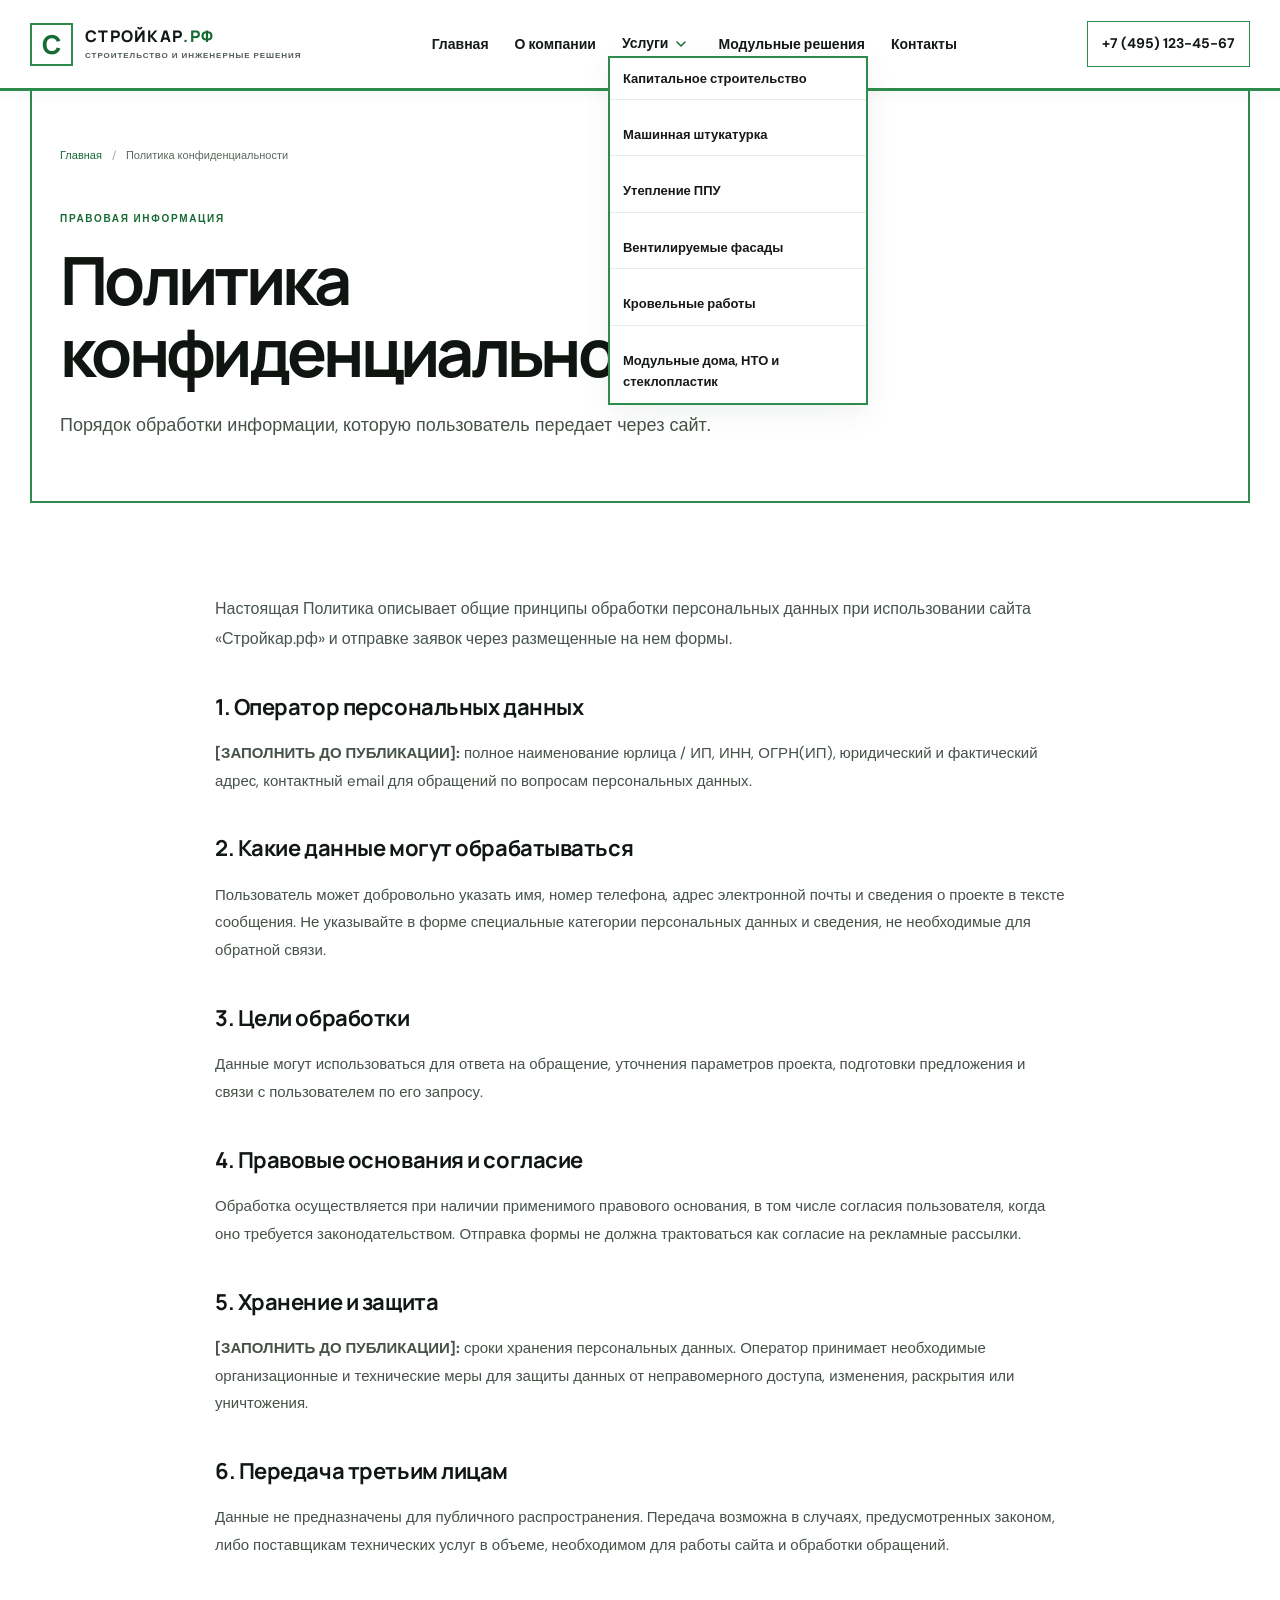
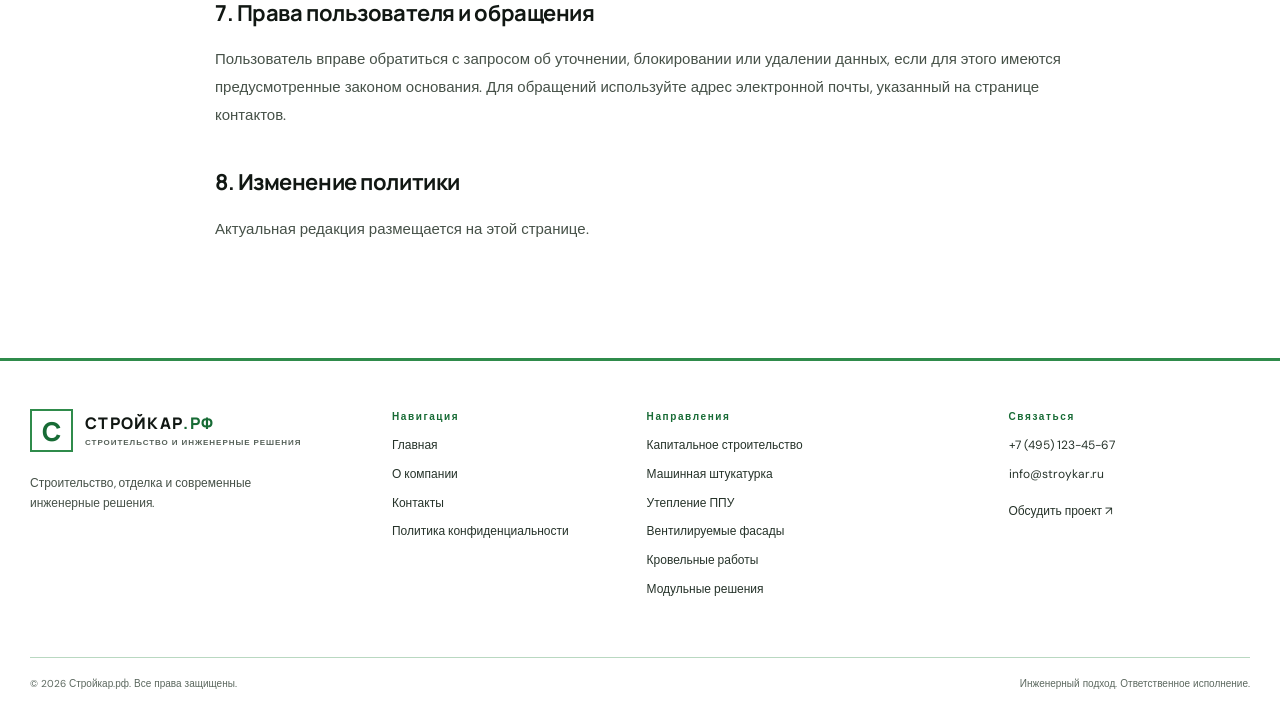
<file: privacy.html>
<!doctype html>
<html lang="ru" class="no-js">
<head>
<meta charset="utf-8">
<meta name="viewport" content="width=device-width, initial-scale=1">
<meta name="theme-color" content="#176b35">
<meta name="description" content="Политика конфиденциальности сайта Стройкар.рф.">
<title>Политика конфиденциальности — Стройкар.рф</title>
<link rel="canonical" href="https://stroykar.ru/privacy.html">
<link rel="icon" href="/favicon.ico" sizes="any">
<link rel="apple-touch-icon" href="/apple-touch-icon.png">
<meta property="og:type" content="website">
<meta property="og:title" content="Политика конфиденциальности — Стройкар.рф">
<meta property="og:description" content="Порядок обработки информации, которую пользователь передает через сайт.">
<meta property="og:url" content="https://stroykar.ru/privacy.html">
<meta property="og:image" content="https://stroykar.ru/og/cover.jpg">
<meta property="og:locale" content="ru_RU">
<meta name="twitter:card" content="summary_large_image">
<link rel="preconnect" href="https://fonts.googleapis.com">
<link rel="preconnect" href="https://fonts.gstatic.com" crossorigin>
<link href="https://fonts.googleapis.com/css2?family=DM+Sans:wght@400;600;700&family=Manrope:wght@600;700;800&display=swap" rel="stylesheet">
<link rel="stylesheet" href="style.css">
<script>document.documentElement.classList.remove('no-js');</script>
<script type="application/ld+json">
{"@context":"https://schema.org","@type":"BreadcrumbList","itemListElement":[{"@type":"ListItem","position":1,"name":"Главная","item":"https://stroykar.ru/index.html"},{"@type":"ListItem","position":2,"name":"Политика конфиденциальности","item":"https://stroykar.ru/privacy.html"}]}
</script>
</head>
<body>
<a class="skip-link" href="#main">Перейти к содержанию</a>

<header class="site-header">
  <div class="container header-inner">
    <a class="brand" href="index.html" aria-label="Стройкар — главная"><span class="brand-mark" aria-hidden="true">С</span><span class="brand-name">СТРОЙКАР<span>.РФ</span><small>СТРОИТЕЛЬСТВО И ИНЖЕНЕРНЫЕ РЕШЕНИЯ</small></span></a>
    <button class="menu-toggle" type="button" aria-expanded="false" aria-controls="primary-nav" aria-label="Открыть меню"><span></span><span></span></button>
    <nav id="primary-nav" class="primary-nav" aria-label="Основная навигация">
      <ul>
        <li><a href="index.html">Главная</a></li>
        <li><a href="about.html">О компании</a></li>
        <li class="nav-dropdown">
          <a class="nav-dropdown-link" href="index.html#services">Услуги</a>
          <button type="button" class="nav-dropdown-toggle" aria-expanded="false" aria-controls="submenu-services" aria-label="Открыть подменю услуг"><svg class="toggle-arrow" width="10" height="6" viewBox="0 0 10 6" aria-hidden="true"><path d="M1 1l4 4 4-4" fill="none" stroke="currentColor" stroke-width="1.5" stroke-linecap="round" stroke-linejoin="round"/></svg></button>
          <ul class="nav-submenu" id="submenu-services">
            <li><a href="capital.html">Капитальное строительство</a></li>
            <li><a href="plaster.html">Машинная штукатурка</a></li>
            <li><a href="ppu.html">Утепление ППУ</a></li>
            <li><a href="facades.html">Вентилируемые фасады</a></li>
            <li><a href="roofing.html">Кровельные работы</a></li>
            <li><a href="modular.html">Модульные дома, НТО и стеклопластик</a></li>
          </ul>
        </li>
        <li><a href="modular.html">Модульные решения</a></li>
        <li><a href="contacts.html">Контакты</a></li>
      </ul>
    </nav>
    <a class="header-phone" href="tel:+74951234567" aria-label="Позвонить: +7 (495) 123-45-67">
      <svg class="header-phone-icon" width="16" height="16" viewBox="0 0 24 24" aria-hidden="true"><path fill="currentColor" d="M6.62 10.79a15.05 15.05 0 0 0 6.59 6.59l2.2-2.2a1 1 0 0 1 1.02-.24c1.12.37 2.32.57 3.57.57a1 1 0 0 1 1 1V20a1 1 0 0 1-1 1C10.4 21 3 13.6 3 4a1 1 0 0 1 1-1h3.5a1 1 0 0 1 1 1c0 1.25.2 2.45.57 3.57a1 1 0 0 1-.25 1.02l-2.2 2.2Z"/></svg>
      <span class="header-phone-text">+7 (495) 123-45-67</span>
    </a>
  </div>
</header>

<main id="main">
  <section class="page-hero">
    <div class="container">
      <nav aria-label="Хлебные крошки">
        <ol class="breadcrumbs">
          <li><a href="index.html">Главная</a></li>
          <li aria-current="page">Политика конфиденциальности</li>
        </ol>
      </nav>
      <span class="eyebrow">ПРАВОВАЯ ИНФОРМАЦИЯ</span>
      <h1>Политика конфиденциальности</h1>
      <p class="page-lead">Порядок обработки информации, которую пользователь передает через сайт.</p>
    </div>
  </section>

  <section class="legal-section">
    <div class="container legal-content">
      <p>Настоящая Политика описывает общие принципы обработки персональных данных при использовании сайта «Стройкар.рф» и отправке заявок через размещенные на нем формы.</p>

      <h2>1. Оператор персональных данных</h2>
      <p><strong>[ЗАПОЛНИТЬ ДО ПУБЛИКАЦИИ]:</strong> полное наименование юрлица / ИП, ИНН, ОГРН(ИП), юридический и фактический адрес, контактный email для обращений по вопросам персональных данных.</p>

      <h2>2. Какие данные могут обрабатываться</h2>
      <p>Пользователь может добровольно указать имя, номер телефона, адрес электронной почты и сведения о проекте в тексте сообщения. Не указывайте в форме специальные категории персональных данных и сведения, не необходимые для обратной связи.</p>

      <h2>3. Цели обработки</h2>
      <p>Данные могут использоваться для ответа на обращение, уточнения параметров проекта, подготовки предложения и связи с пользователем по его запросу.</p>

      <h2>4. Правовые основания и согласие</h2>
      <p>Обработка осуществляется при наличии применимого правового основания, в том числе согласия пользователя, когда оно требуется законодательством. Отправка формы не должна трактоваться как согласие на рекламные рассылки.</p>

      <h2>5. Хранение и защита</h2>
      <p><strong>[ЗАПОЛНИТЬ ДО ПУБЛИКАЦИИ]:</strong> сроки хранения персональных данных. Оператор принимает необходимые организационные и технические меры для защиты данных от неправомерного доступа, изменения, раскрытия или уничтожения.</p>

      <h2>6. Передача третьим лицам</h2>
      <p>Данные не предназначены для публичного распространения. Передача возможна в случаях, предусмотренных законом, либо поставщикам технических услуг в объеме, необходимом для работы сайта и обработки обращений.</p>

      <h2>7. Права пользователя и обращения</h2>
      <p>Пользователь вправе обратиться с запросом об уточнении, блокировании или удалении данных, если для этого имеются предусмотренные законом основания. Для обращений используйте адрес электронной почты, указанный на странице контактов.</p>

      <h2>8. Изменение политики</h2>
      <p>Актуальная редакция размещается на этой странице.</p>
    </div>
  </section>
</main>

<footer class="site-footer">
  <div class="container footer-grid">
    <div class="footer-brand"><a class="brand brand-light" href="index.html" aria-label="Стройкар — главная"><span class="brand-mark" aria-hidden="true">С</span><span class="brand-name">СТРОЙКАР<span>.РФ</span><small>СТРОИТЕЛЬСТВО И ИНЖЕНЕРНЫЕ РЕШЕНИЯ</small></span></a><p>Строительство, отделка и современные инженерные решения.</p></div>
    <div class="footer-col"><h2>Навигация</h2><a href="index.html">Главная</a><a href="about.html">О компании</a><a href="contacts.html">Контакты</a><a href="privacy.html">Политика конфиденциальности</a></div>
    <div class="footer-col"><h2>Направления</h2><a href="capital.html">Капитальное строительство</a><a href="plaster.html">Машинная штукатурка</a><a href="ppu.html">Утепление ППУ</a><a href="facades.html">Вентилируемые фасады</a><a href="roofing.html">Кровельные работы</a><a href="modular.html">Модульные решения</a></div>
    <div class="footer-col"><h2>Связаться</h2><a href="tel:+74951234567">+7 (495) 123-45-67</a><a href="mailto:info@stroykar.ru">info@stroykar.ru</a><a class="footer-cta" href="contacts.html">Обсудить проект <span aria-hidden="true">↗</span></a></div>
  </div>
  <div class="container footer-bottom"><span>© 2026 Стройкар.рф. Все права защищены.</span><span>Инженерный подход. Ответственное исполнение.</span></div>
</footer>
<script src="script.js" defer></script>
</body>
</html>
</file>
<file: style.css>
/* ============================================================
   Стройкар.рф — единая дизайн-система с fallback для старых
   браузеров. Работает в Safari ≥ 12, iOS ≥ 12, Chrome/FF/Yandex.
   ============================================================ */

/* --- Переменные --------------------------------------------- */
:root{
  --ink:#111713;
  --muted:#505b53;
  --green:#2f8b4b;
  --green-dark:#176b35;
  --paper:#fff;
  --line:#b9d8c1;
  --max:1220px;
  --radius:2px;
  --shadow:0 8px 28px rgba(22,70,37,.07);
}

/* --- Reset + база ------------------------------------------- */
*,*::before,*::after{box-sizing:border-box}
html{scroll-behavior:smooth;scroll-padding-top:100px}
body{
  margin:0;background:#fff;color:var(--ink);
  font:16px/1.65 'DM Sans',Arial,sans-serif;
  -webkit-font-smoothing:antialiased;
  overflow-wrap:break-word;
  word-wrap:break-word;
}
body,button,input,textarea{font-family:'DM Sans',Arial,sans-serif}
a{color:inherit;text-decoration:none}
img,svg{max-width:100%;height:auto}
button,a,input,textarea{-webkit-tap-highlight-color:transparent}

/* Фокус — везде. :focus-visible уточняет для новых браузеров */
button:focus,a:focus,input:focus,textarea:focus{
  outline:3px solid rgba(47,139,75,.55);outline-offset:3px;
}
button:focus:not(:focus-visible),
a:focus:not(:focus-visible),
input:focus:not(:focus-visible),
textarea:focus:not(:focus-visible){outline:none}

.container{width:min(var(--max),calc(100% - 56px));margin-left:auto;margin-right:auto}

.skip-link{position:absolute;left:-9999px;top:10px;background:#fff;padding:10px;z-index:999}
.skip-link:focus{left:10px}

.sr-only{
  position:absolute;width:1px;height:1px;padding:0;margin:-1px;
  overflow:hidden;clip:rect(0,0,0,0);white-space:nowrap;border:0;
}

/* --- Общие компоненты --------------------------------------- */
.eyebrow{display:block;margin-bottom:18px;color:var(--green-dark);font-size:10px;font-weight:800;letter-spacing:.17em;line-height:1.4}

.button{
  display:inline-flex;align-items:center;justify-content:center;
  min-height:52px;padding:0 23px;border:1px solid transparent;
  border-radius:var(--radius);font-size:13px;font-weight:700;letter-spacing:.015em;
  cursor:pointer;transition:background .2s,border-color .2s,transform .2s;
}
.button > span{margin-left:25px;font-size:18px}
.button:hover{transform:translateY(-2px)}
.button-primary{background:var(--green);color:#fff;border-color:var(--green)}
.button-primary:hover{background:var(--green-dark);color:#fff}
.button-ghost{border-color:var(--green);color:var(--green-dark);background:#fff}
.button-ghost:hover{background:#eef7f0}
.card-link span,.text-link span{font-size:18px;margin-left:12px}

/* --- Шапка -------------------------------------------------- */
.site-header{position:sticky;top:0;z-index:50;background:#fff;border-bottom:3px solid var(--green);box-shadow:0 3px 12px rgba(22,70,37,.05)}
.header-inner{min-height:88px;display:flex;align-items:center;justify-content:space-between;gap:28px;flex-wrap:wrap}

.brand{display:inline-flex;align-items:center;flex-shrink:0}
.brand-mark{
  display:flex;align-items:center;justify-content:center;
  width:43px;height:43px;margin-right:12px;
  background:#fff;color:var(--green-dark);border:2px solid var(--green);
  font-family:Manrope,Arial,sans-serif;font-weight:800;font-size:26px;line-height:1;
}
.brand-name{font-family:Manrope,Arial,sans-serif;font-size:16px;letter-spacing:.08em;font-weight:800;line-height:1.1}
.brand-name>span{color:var(--green-dark)}
.brand-name small{display:block;margin-top:6px;font-family:'DM Sans',Arial,sans-serif;font-size:8px;font-weight:600;letter-spacing:.12em;color:#505b53}

.primary-nav ul{display:flex;align-items:center;flex-wrap:wrap;gap:14px 26px;padding:0;margin:0;list-style:none}
.primary-nav a{font-size:14px;font-weight:600;color:#151a16;transition:color .2s}
.primary-nav a:hover,.primary-nav a.active,.primary-nav a[aria-current="page"]{color:var(--green-dark)}

.header-phone{
  display:inline-flex;align-items:center;
  font-size:14px;font-weight:700;white-space:nowrap;
  color:var(--ink);border:1px solid var(--green);padding:10px 14px;
}
.header-phone-icon{display:none;flex-shrink:0}
.header-phone-text{margin-left:0}

.menu-toggle{display:none;border:1px solid var(--green);background:#fff;width:44px;height:42px;padding:10px;cursor:pointer;border-radius:0}
.menu-toggle span{display:block;height:2px;background:var(--ink);margin:5px 0;transition:transform .2s}

/* --- Выпадающее меню ---------------------------------------- */
.nav-dropdown{position:relative;display:inline-flex;align-items:center}
.nav-dropdown-link{font-size:14px;font-weight:600;color:#151a16}
.nav-dropdown-toggle{
  background:none;border:0;padding:6px;margin-left:2px;
  color:var(--green-dark);cursor:pointer;display:inline-flex;align-items:center;
}
.toggle-arrow{transition:transform .2s;display:block}
.nav-dropdown.is-open .toggle-arrow{transform:rotate(180deg)}

.nav-submenu{
  display:none;position:absolute;top:100%;left:-14px;min-width:260px;
  padding:9px;margin:0;list-style:none;
  background:#fff;border:2px solid var(--green);box-shadow:var(--shadow);z-index:80;
}
.nav-submenu li{display:block;width:100%}
.nav-submenu a{display:block;padding:10px 13px;border-bottom:1px solid #e0eee3;font-size:13px;white-space:normal;color:#151a16}
.nav-submenu li:last-child a{border-bottom:0}
.nav-submenu a[aria-current="page"]{color:var(--green-dark);font-weight:800}

.nav-dropdown.is-open > .nav-submenu{display:block}

@media (hover: hover) and (min-width: 821px){
  .nav-dropdown:hover > .nav-submenu,
  .nav-dropdown:focus-within > .nav-submenu{display:block}
}

/* --- Hero -------------------------------------------------- */
.home-hero{
  position:relative;overflow:hidden;background:#fff;color:var(--ink);
  border:2px solid var(--green);margin:28px auto 0;
  width:min(var(--max),calc(100% - 56px));
}
.hero-grid{
  position:absolute;top:0;right:0;bottom:0;left:0;opacity:.08;pointer-events:none;
  background-size:72px 72px;
  background-image:
    linear-gradient(rgba(47,139,75,.18) 1px,transparent 1px),
    linear-gradient(90deg,rgba(47,139,75,.18) 1px,transparent 1px);
  -webkit-mask-image:linear-gradient(90deg,black,transparent 90%);
          mask-image:linear-gradient(90deg,black,transparent 90%);
}
.hero-inner{
  position:relative;display:grid;grid-template-columns:1.2fr .8fr;
  align-items:center;min-height:440px;padding-top:45px;padding-bottom:35px;
}
.hero-copy{max-width:760px;padding:15px 0 30px}
.hero-copy h1,.page-hero h1{
  font-family:Manrope,Arial,sans-serif;font-size:clamp(42px,5.6vw,76px);
  font-weight:700;letter-spacing:-.055em;line-height:1.08;margin:0 0 24px;color:#101511;
}
.hero-copy h1 em{font-style:normal;color:var(--green-dark)}
.hero-copy>p{max-width:570px;color:#414c44;font-size:17px;line-height:1.8;margin:0 0 32px}

.hero-actions{display:flex;flex-wrap:wrap}
.hero-actions .button{margin:0 12px 12px 0}

.hero-note{display:flex;align-items:center;margin-top:55px;color:#465249;font-size:11px;letter-spacing:.04em}
.note-line{width:34px;height:1px;background:var(--green);margin-right:13px;flex-shrink:0}

.hero-aside{display:flex;justify-content:flex-end;align-items:center}

/* aspect-ratio с fallback для Safari < 15 */
.hero-graphic{
  position:relative;width:min(390px,100%);
  border:2px solid var(--green);background:#fff;
  display:flex;align-items:center;justify-content:center;
}
.hero-graphic::before{content:'';display:block;padding-top:100%}
.hero-graphic > *{position:absolute}
@supports (aspect-ratio: 1 / 1){
  .hero-graphic{aspect-ratio:1/1}
  .hero-graphic::before{display:none}
  .hero-graphic > *{position:static}
  .graphic-frame,.graphic-caption{position:absolute}
  .graphic-letter{position:relative}
}
.graphic-frame{position:absolute;top:12%;right:12%;bottom:12%;left:12%;border:1px solid rgba(47,139,75,.6);transform:rotate(45deg)}
.graphic-letter{font-family:Manrope,Arial,sans-serif;font-size:clamp(150px,22vw,270px);font-weight:800;line-height:1;color:rgba(47,139,75,.18);letter-spacing:-.1em;margin-left:-10px}
.graphic-caption{position:absolute;right:20px;bottom:18px;font-size:9px;line-height:1.5;letter-spacing:.15em;color:#25372b}

.hero-bottom{position:relative;display:flex;justify-content:space-between;flex-wrap:wrap;border-top:1px solid var(--line);padding:18px 0;color:#455148;font-size:9px;letter-spacing:.16em}
.hero-bottom > span{margin-right:20px;margin-bottom:4px}

/* --- Intro -------------------------------------------------- */
.intro-section{padding:70px 0 65px}
.intro-grid{display:grid;grid-template-columns:.35fr 1.65fr;gap:40px}
.intro-grid h2,.section-heading h2,.detail-main h2,.secondary-inner h2,
.contact-copy h2,.contact-details h2,.contact-form-wrap h2{
  font-family:Manrope,Arial,sans-serif;font-size:clamp(30px,3.6vw,46px);
  letter-spacing:-.045em;line-height:1.2;margin:0 0 20px;color:#101511;
}
@supports (text-wrap: balance){
  .hero-copy h1,.page-hero h1,.intro-grid h2,.section-heading h2,
  .detail-main h2,.secondary-inner h2,.contact-copy h2{text-wrap:balance}
}
.intro-grid h2 span{color:var(--green-dark)}
.intro-grid p{max-width:740px;color:#465148;font-size:16px;margin:0}

/* --- Услуги ------------------------------------------------- */
.services-section{background:#fff;padding:70px 0;border-top:2px solid var(--green);border-bottom:2px solid var(--green)}
.section-heading{display:flex;justify-content:space-between;align-items:flex-end;flex-wrap:wrap;gap:40px;margin-bottom:42px}
.section-heading h2{margin:0}
.section-heading>p{max-width:360px;margin:0;color:#465148;font-size:14px}

/* grid-gap через border — работает везде */
.services-grid{display:grid;grid-template-columns:repeat(3,1fr);background:var(--green);border:2px solid var(--green);gap:2px}
.service-card{background:#fff;border:0;min-height:230px;padding:30px;display:flex;flex-direction:column;align-items:flex-start;transition:background .2s}
.service-card:hover{background:#f1f8f3}
.card-index{font-size:9px;letter-spacing:.16em;font-weight:800;color:var(--green-dark)}
.service-card h3{font-family:Manrope,Arial,sans-serif;font-size:22px;letter-spacing:-.03em;line-height:1.25;margin:27px 0 10px}
.service-card p{margin:0 0 24px;color:#465148;font-size:13px;max-width:300px}

.card-link,.text-link{display:inline-flex;align-items:center;margin-top:auto;font-size:12px;font-weight:800;color:var(--green-dark)}
.card-link:hover,.text-link:hover{color:var(--green)}
.card-link span{transition:transform .2s}
.card-link:hover span,.text-link:hover span{transform:translate(3px,-3px)}

/* --- Процесс ------------------------------------------------ */
.process-section{padding:70px 0}
.steps-grid{display:grid;grid-template-columns:repeat(4,1fr);border-top:2px solid var(--green)}
.step{border-right:1px solid var(--line);padding:25px 22px 0}
.step:last-child{border-right:0}
.step>span,.values-grid article>span{font-size:11px;font-weight:800;color:var(--green-dark);letter-spacing:.1em}
.step h3,.values-grid h3{font-family:Manrope,Arial,sans-serif;font-size:19px;margin:22px 0 8px}
.step p,.values-grid p{margin:0;color:#465148;font-size:13px}

/* --- Contact band + форма ----------------------------------- */
.contact-band{background:#fff;color:var(--ink);border-top:2px solid var(--green);border-bottom:2px solid var(--green);padding:65px 0}
.contact-band-inner{display:grid;grid-template-columns:1fr .8fr;gap:80px;align-items:start}
.contact-copy{max-width:510px}
.contact-copy h2{font-size:clamp(34px,4vw,52px);color:var(--ink)}
.contact-copy>p{color:#465148;max-width:430px;margin:0 0 25px}
.contact-copy .text-link{color:var(--green-dark)}

.lead-form{background:#fff;color:var(--ink);border:2px solid var(--green);box-shadow:var(--shadow);padding:30px;display:grid;gap:17px}
.lead-form label{display:grid;gap:7px;font-size:11px;font-weight:700;color:#202a23}
.lead-form input,.lead-form textarea{
  width:100%;border:1px solid #9fc9aa;border-radius:0;background:#fff;
  color:var(--ink);padding:13px 14px;font-size:14px;resize:vertical;
  font-family:'DM Sans',Arial,sans-serif;
}
.lead-form input:focus,.lead-form textarea:focus{border-color:var(--green-dark);outline:2px solid rgba(47,139,75,.16)}
.lead-form .button{width:100%}

.honeypot{position:absolute;left:-9999px;top:auto;width:1px;height:1px;overflow:hidden}

.form-status{display:none;margin:0;padding:10px 12px;font-size:13px;border-radius:2px}
.form-status:not(:empty){display:block}
.form-status--success{background:#e6f4ea;color:#0f5428;border:1px solid #b6dec2}
.form-status--error{background:#fbe9e7;color:#7a1c14;border:1px solid #f1c2bb}

.form-note{margin:0;color:#58645b;font-size:10px;line-height:1.5}
.form-note a{text-decoration:underline}

/* --- Футер -------------------------------------------------- */
.site-footer{background:#fff;color:var(--ink);border-top:3px solid var(--green);padding:48px 0 18px}
.footer-grid{display:grid;grid-template-columns:1.2fr .8fr 1.2fr .9fr;gap:40px;padding-bottom:48px}

.brand-light .brand-mark{background:#fff;color:var(--green-dark);border:2px solid var(--green)}
.brand-light .brand-name{color:var(--ink)}
.brand-light .brand-name>span{color:var(--green-dark)}
.brand-light .brand-name small{color:#566159}

.footer-brand>p{max-width:250px;color:#465148;font-size:12px;margin-top:22px}
.footer-col{display:flex;flex-direction:column;align-items:flex-start}
.footer-col h2{font-size:10px;letter-spacing:.16em;color:var(--green-dark);margin:0 0 10px}
.footer-col>a{color:#26332a;font-size:12px;transition:color .2s;margin-bottom:9px}
.footer-col>a:hover{color:var(--green-dark)}
.footer-cta{margin-top:8px;color:var(--green-dark)}

.footer-bottom{display:flex;justify-content:space-between;flex-wrap:wrap;gap:20px;border-top:1px solid var(--line);padding-top:18px;color:#5c685f;font-size:10px}

/* --- Внутренние страницы ------------------------------------ */
.page-hero{background:#fff;border:2px solid var(--green);border-top:0;padding:55px 0 60px;margin:0 auto;width:min(var(--max),calc(100% - 56px))}

.breadcrumbs{display:flex;flex-wrap:wrap;list-style:none;padding:0;margin:0 0 48px;color:#5d685f;font-size:11px}
.breadcrumbs li{display:inline-flex;align-items:center}
.breadcrumbs li + li::before{content:"/";margin:0 10px;color:#5d685f;opacity:.6}
.breadcrumbs a{color:var(--green-dark)}
.breadcrumbs [aria-current="page"]{color:#5d685f}

.page-hero h1{max-width:900px;font-size:clamp(40px,5.2vw,68px);margin:0 0 22px}
.page-lead{max-width:690px;color:#465148;font-size:18px;line-height:1.75;margin:0}

/* --- Детальные секции --------------------------------------- */
.detail-section{padding:70px 0}
.detail-grid{display:grid;grid-template-columns:1.5fr .65fr;gap:100px}
.detail-main{max-width:760px}
.detail-main h2{font-size:clamp(30px,3.4vw,43px)}
.detail-main>p,.secondary-inner p,.legal-content p{color:#465148;font-size:15px;line-height:1.85}

.feature-list{list-style:none;padding:0;margin:34px 0 0;border-top:2px solid var(--green)}
.feature-list li{display:flex;padding:15px 0;border-bottom:1px solid var(--line);font-size:14px;color:#26332a}
.feature-list li .list-mark{margin-right:17px;flex-shrink:0}
.list-mark{color:var(--green-dark);font-weight:800}

.detail-aside{align-self:start;background:#fff;border:2px solid var(--green);padding:32px;min-height:280px}
.aside-number{display:block;font-family:Manrope,Arial,sans-serif;font-size:80px;line-height:1;color:var(--green-dark);margin-bottom:25px}
.detail-aside p{font-family:Manrope,Arial,sans-serif;font-size:19px;font-weight:600;line-height:1.45;margin:0 0 25px}

/* --- Secondary ---------------------------------------------- */
.secondary-section{background:#f6fbf7;border-top:1px solid var(--line);border-bottom:1px solid var(--line);padding:75px 0}
.secondary-inner{display:grid;grid-template-columns:.35fr 1.65fr;gap:40px}
.secondary-inner>div{max-width:750px}
.secondary-inner h2{font-size:clamp(28px,3.3vw,40px)}
.secondary-inner .text-link{margin-top:15px}

/* --- Ценности ----------------------------------------------- */
.values-section{padding:95px 0}
.values-grid{display:grid;grid-template-columns:repeat(4,1fr);gap:28px}
.values-grid article{padding-top:22px;border-top:1px solid var(--line)}

/* --- Контакты ----------------------------------------------- */
.contacts-section{padding:90px 0}
.contact-grid{display:grid;grid-template-columns:1fr 1fr;gap:80px}
.contact-details h2,.contact-form-wrap h2{font-size:36px}

.contact-item{padding:19px 0;border-bottom:1px solid var(--line)}
.contact-item>span{display:block;margin-bottom:7px;font-size:9px;letter-spacing:.16em;font-weight:800;color:var(--green-dark)}
.contact-item>a,.contact-item>p{font-size:17px;font-weight:600;margin:0}
.contact-disclaimer{font-size:12px;color:#465148;margin-top:25px}

.contact-form-wrap{background:#f6fbf7;border:1px solid var(--line);padding:36px}
.lead-form-light{padding:0;background:transparent;border:0;box-shadow:none}

/* --- Правовые страницы -------------------------------------- */
.legal-section{padding:75px 0 100px}
.legal-content{max-width:850px}
.legal-content h2{font-family:Manrope,Arial,sans-serif;font-size:22px;letter-spacing:-.02em;margin:35px 0 8px}
.legal-content>p:first-child{font-size:16px;color:#47534c}

/* --- Адаптивность ------------------------------------------- */
@media(max-width:1050px){
  .header-inner{gap:18px}
  .primary-nav ul{gap:12px 18px}
  .primary-nav a{font-size:13px}
  .header-phone{font-size:12px;padding:8px 12px}
  .hero-inner{grid-template-columns:1fr .6fr}
  .hero-graphic{width:300px}
  .detail-grid{gap:55px}
  .footer-grid{grid-template-columns:1fr 1fr;gap:35px}
}

@media(max-width:820px){
  .container{width:calc(100% - 40px)}

  .header-inner{min-height:76px;display:flex;align-items:center;justify-content:space-between;flex-wrap:wrap;gap:14px;padding-top:14px;padding-bottom:14px}
  .menu-toggle{display:block;order:2;margin-left:auto}
  .header-phone{order:3;font-size:12px;padding:8px 10px}
  .brand{order:1}

  .primary-nav{order:4;flex-basis:100%;display:none;padding-bottom:14px}
  .primary-nav.is-open{display:block}
  .primary-nav ul{display:grid;grid-template-columns:1fr 1fr;gap:0 20px}
  .primary-nav li{border-top:1px solid var(--line)}
  .primary-nav a{display:block;padding:12px 0;font-size:14px}
  .primary-nav .nav-dropdown{display:grid;grid-template-columns:1fr auto;border-top:1px solid var(--line)}
  .nav-dropdown-link{padding:12px 0}
  .nav-dropdown-toggle{padding:12px 8px}

  .nav-submenu{
    position:static;box-shadow:none;border:0;
    border-left:2px solid var(--green);
    margin:5px 0 8px 12px;padding:0 0 0 8px;
    display:none;
  }
  .nav-dropdown.is-open > .nav-submenu{display:block}

  .hero-inner{grid-template-columns:1fr;min-height:0;padding-top:40px;padding-bottom:25px}
  .hero-aside{display:none}
  .hero-copy h1{font-size:clamp(36px,8vw,64px)}
  .hero-bottom{font-size:8px}

  .intro-section,.services-section,.process-section,.detail-section,.values-section,.contacts-section{padding:48px 0}
  .intro-grid,.secondary-inner{grid-template-columns:1fr;gap:15px}
  .section-heading{align-items:flex-start;flex-direction:column;gap:14px}
  .services-grid{grid-template-columns:repeat(2,1fr)}
  .steps-grid{grid-template-columns:repeat(2,1fr);row-gap:30px}

  .contact-band{padding:48px 0}
  .contact-band-inner{grid-template-columns:1fr;gap:35px}

  .detail-grid{grid-template-columns:1fr;gap:35px}
  .detail-aside{max-width:480px;min-height:0}

  .values-grid{grid-template-columns:repeat(2,1fr)}
  .contact-grid{grid-template-columns:1fr;gap:45px}
  .page-hero{padding:55px 0 65px;width:calc(100% - 28px);margin-top:14px}
  .breadcrumbs{margin-bottom:32px}
  .site-footer{padding-top:38px}
}

@media(max-width:560px){
  .container{width:calc(100% - 32px)}
  .home-hero,.page-hero{width:calc(100% - 20px)}

  .header-phone-text{display:none}
  .header-phone-icon{display:block}
  .header-phone{width:42px;height:42px;justify-content:center;padding:0;order:2;margin-left:0}
  .menu-toggle{order:3;margin-left:8px}

  .hero-inner{padding-top:45px;padding-bottom:30px}
  .hero-copy h1,.page-hero h1{font-size:clamp(30px,9vw,44px)}
  .hero-copy>p{font-size:15px}
  .hero-actions{display:grid;grid-template-columns:1fr}
  .hero-actions .button{width:100%;margin:0 0 10px}
  .hero-note{margin-top:28px;font-size:9px}
  .hero-bottom{gap:8px;font-size:7px;letter-spacing:.08em}

  .intro-section,.services-section,.process-section,.detail-section,.values-section,.contacts-section{padding:48px 0}
  .intro-grid h2,.section-heading h2{font-size:28px}

  .services-grid{grid-template-columns:1fr}
  .service-card{min-height:0;padding:23px}

  .steps-grid{grid-template-columns:1fr}
  .step{padding:18px 0;border-right:0;border-bottom:1px solid var(--line)}

  .contact-band{padding:48px 0}
  .contact-copy h2{font-size:30px}
  .lead-form{padding:20px}

  .footer-grid{grid-template-columns:1fr 1fr;gap:28px}
  .footer-brand{grid-column:1/-1}
  .footer-bottom{flex-direction:column;gap:8px}

  .page-hero{padding:42px 0 52px}
  .page-hero h1{font-size:32px}
  .page-lead{font-size:15px}
  .breadcrumbs{font-size:10px;margin-bottom:26px}

  .detail-main h2,.secondary-inner h2{font-size:26px}
  .detail-aside{padding:24px}
  .aside-number{font-size:60px}
  .values-grid{grid-template-columns:1fr}

  .contact-form-wrap{padding:24px 18px}
  .contact-details h2,.contact-form-wrap h2{font-size:26px}

  .legal-section{padding:52px 0 70px}
}

/* --- Без-JS fallback: меню всегда раскрыто на мобильных ----- */
@media(max-width:820px){
  html.no-js .primary-nav{display:block}
  html.no-js .menu-toggle{display:none}
  html.no-js .nav-submenu{display:block}
}

/* --- Сниженная анимация ------------------------------------- */
@media(prefers-reduced-motion:reduce){
  html{scroll-behavior:auto}
  *,*::before,*::after{transition:none!important;animation:none!important}
}
</file>
